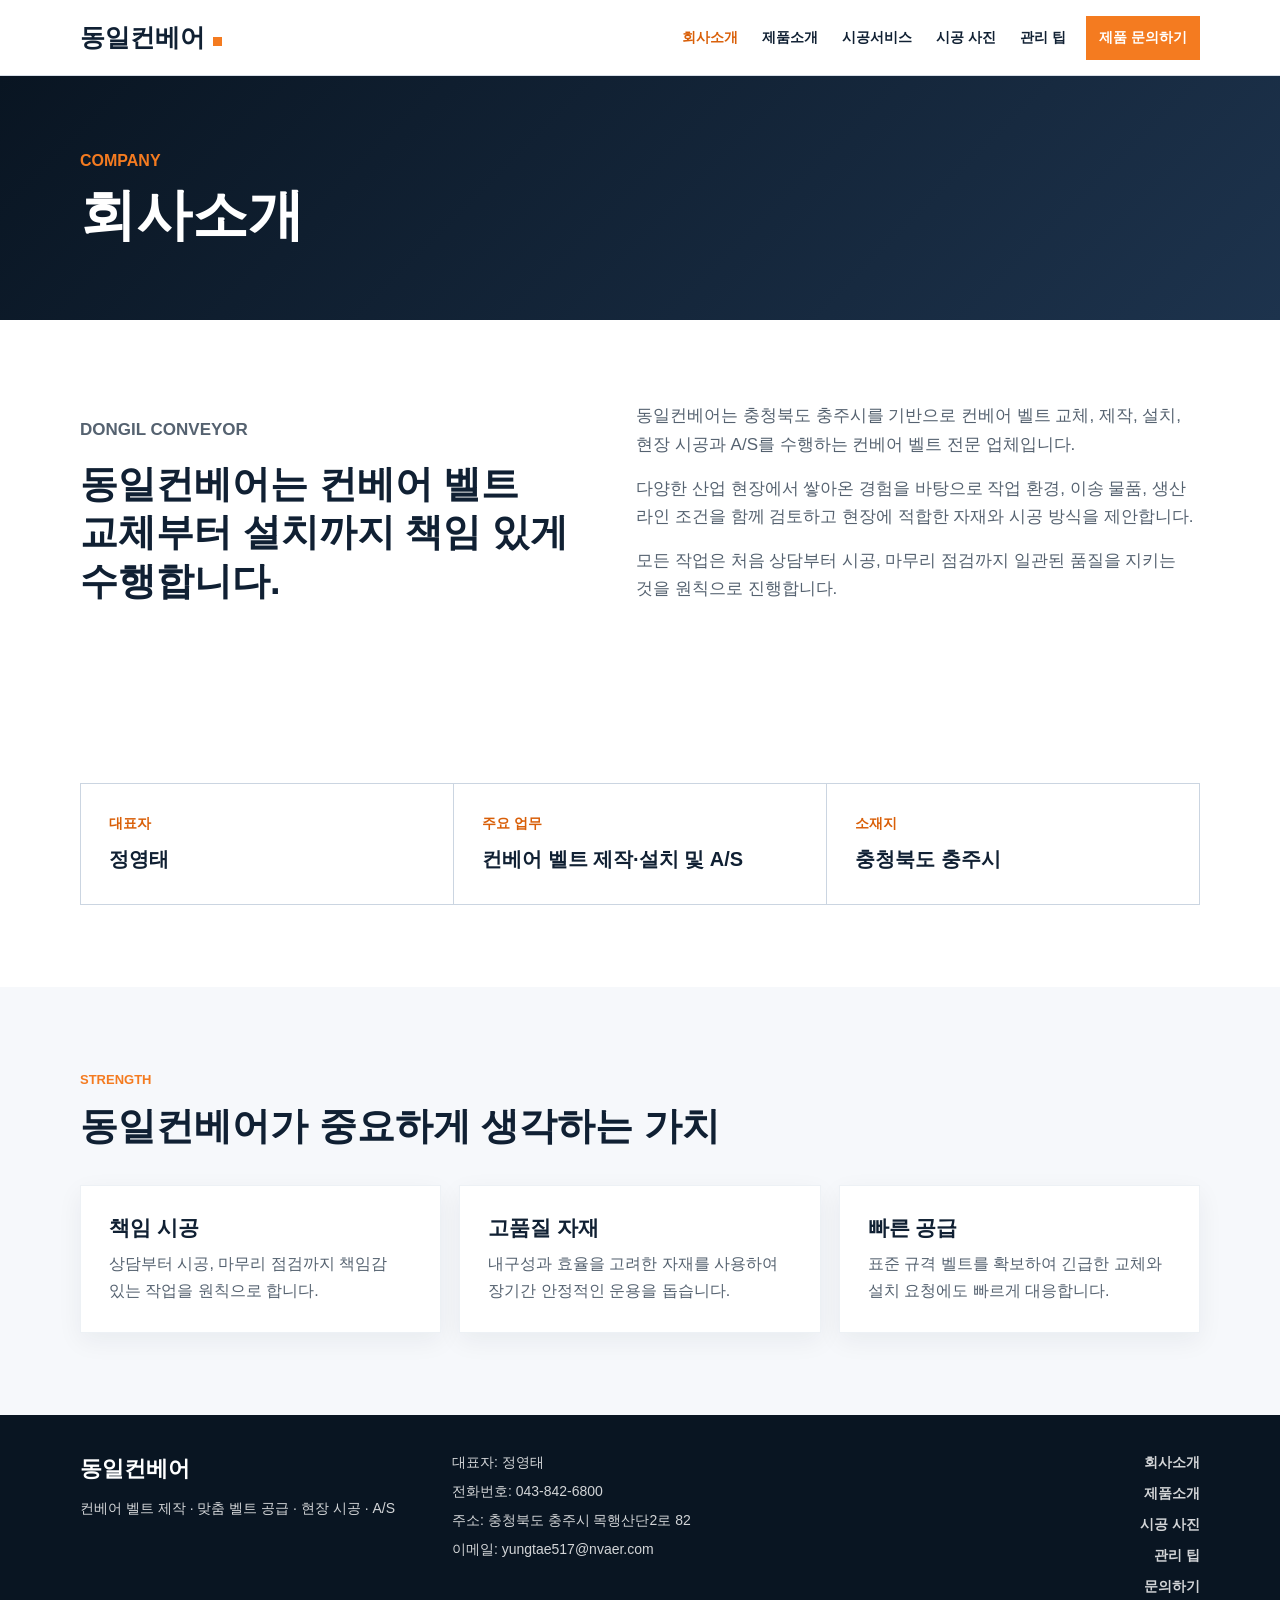
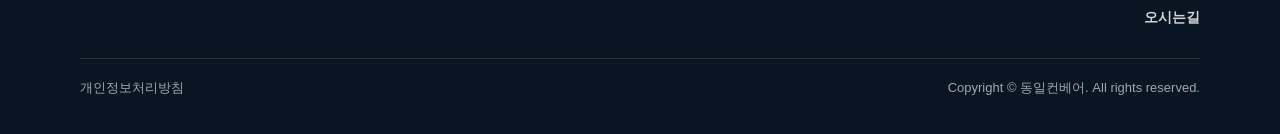
<file: about.html>
<!DOCTYPE html>
<html lang="ko">
<head>
  <meta charset="UTF-8">
  <meta name="viewport" content="width=device-width, initial-scale=1.0">
  <title>회사소개 | 동일컨베어</title>
  <link rel="stylesheet" href="css/style.css">
</head>
<body>
  <header class="site-header">
    <div class="container header-inner">
      <a class="logo" href="index.html" aria-label="동일컨베어 홈">동일컨베어</a>
      <button class="menu-toggle" type="button" aria-label="메뉴 열기" aria-expanded="false"><span></span><span></span><span></span></button>
      <nav class="main-nav" aria-label="주 메뉴">
        <ul>
          <li class="has-dropdown">
            <a class="active" href="about.html">회사소개</a>
            <ul class="dropdown">
              <li><a href="greeting.html">대표자 인사말</a></li>
              <li><a href="location.html">오시는길</a></li>
            </ul>
          </li>
          <li class="has-dropdown">
            <a href="business.html">제품소개</a>
            <ul class="dropdown">
              <li><a href="business.html#conveyor">컨베어 벨트</a></li>
              <li><a href="business.html#plastic">플라스틱 벨트</a></li>
              <li><a href="business.html#innet">인네트 벨트</a></li>
              <li><a href="business.html#poly">폴리 벨트</a></li>
              <li><a href="business.html#parts">관련 부품</a></li>
            </ul>
          </li>
          <li><a href="service.html">시공서비스</a></li>
          <li><a href="works.html">시공 사진</a></li>
          <li><a href="tips.html">관리 팁</a></li>
          <li><a class="nav-cta" href="contact.html">제품 문의하기</a></li>
        </ul>
      </nav>
    </div>
  </header>

  <main>
    <section class="page-banner">
      <div class="container">
        <p>Company</p>
        <h1>회사소개</h1>
      </div>
    </section>

    <section class="section">
      <div class="container split">
        <div>
          <p class="section-label">Dongil Conveyor</p>
          <h2>동일컨베어는 컨베어 벨트 교체부터 설치까지 책임 있게 수행합니다.</h2>
        </div>
        <div class="content-block">
          <p>동일컨베어는 충청북도 충주시를 기반으로 컨베어 벨트 교체, 제작, 설치, 현장 시공과 A/S를 수행하는 컨베어 벨트 전문 업체입니다.</p>
          <p>다양한 산업 현장에서 쌓아온 경험을 바탕으로 작업 환경, 이송 물품, 생산 라인 조건을 함께 검토하고 현장에 적합한 자재와 시공 방식을 제안합니다.</p>
          <p>모든 작업은 처음 상담부터 시공, 마무리 점검까지 일관된 품질을 지키는 것을 원칙으로 진행합니다.</p>
        </div>
      </div>
    </section>

    <section class="section">
      <div class="container">
        <div class="info-panel">
          <div>
            <span>대표자</span>
            <strong>정영태</strong>
          </div>
          <div>
            <span>주요 업무</span>
            <strong>컨베어 벨트 제작·설치 및 A/S</strong>
          </div>
          <div>
            <span>소재지</span>
            <strong>충청북도 충주시</strong>
          </div>
        </div>
      </div>
    </section>

    <section class="section light">
      <div class="container">
        <div class="section-head">
          <p class="section-label">Strength</p>
          <h2>동일컨베어가 중요하게 생각하는 가치</h2>
        </div>
        <div class="three-grid">
          <article class="value-card">
            <h3>책임 시공</h3>
            <p>상담부터 시공, 마무리 점검까지 책임감 있는 작업을 원칙으로 합니다.</p>
          </article>
          <article class="value-card">
            <h3>고품질 자재</h3>
            <p>내구성과 효율을 고려한 자재를 사용하여 장기간 안정적인 운용을 돕습니다.</p>
          </article>
          <article class="value-card">
            <h3>빠른 공급</h3>
            <p>표준 규격 벨트를 확보하여 긴급한 교체와 설치 요청에도 빠르게 대응합니다.</p>
          </article>
        </div>
      </div>
    </section>
  </main>

  <footer class="site-footer">
    <div class="container footer-grid">
      <div>
        <strong>동일컨베어</strong>
        <p>컨베어 벨트 제작 · 맞춤 벨트 공급 · 현장 시공 · A/S</p>
      </div>
      <div class="footer-info">
        <p>대표자: 정영태</p>
        <p>전화번호: 043-842-6800</p>
        <p>주소: 충청북도 충주시 목행산단2로 82</p>
        <p>이메일: yungtae517@nvaer.com</p>
      </div>
      <div class="footer-links">
        <a href="about.html">회사소개</a>
        <a href="business.html">제품소개</a>
        <a href="works.html">시공 사진</a>
        <a href="tips.html">관리 팁</a>
        <a href="contact.html">문의하기</a>
        <a href="location.html">오시는길</a>
      </div>
    </div>
    <div class="container copyright">
      <span>개인정보처리방침</span>
      <span>Copyright © 동일컨베어. All rights reserved.</span>
    </div>
  </footer>
  <script src="js/main.js"></script>
</body>
</html>
</file>
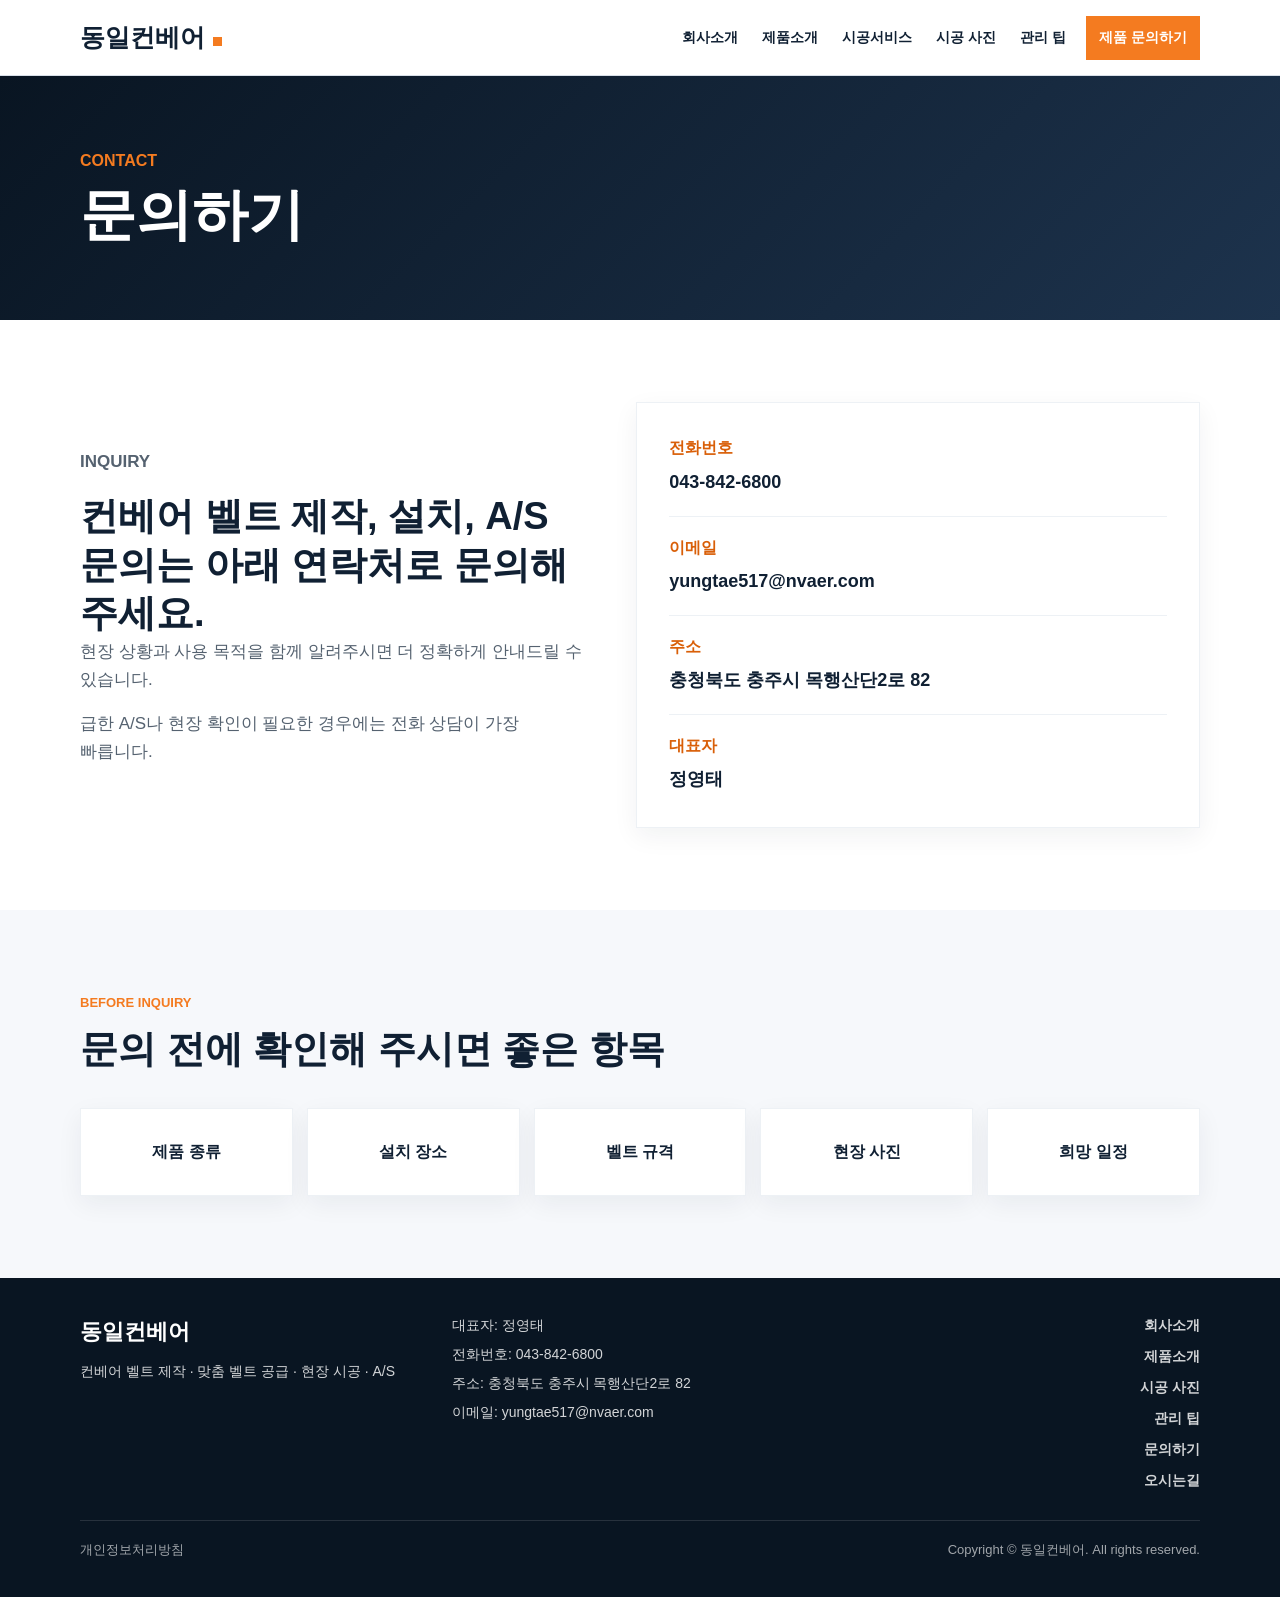
<file: contact.html>
<!DOCTYPE html>
<html lang="ko">
<head>
  <meta charset="UTF-8">
  <meta name="viewport" content="width=device-width, initial-scale=1.0">
  <title>문의하기 | 동일컨베어</title>
  <link rel="stylesheet" href="css/style.css">
</head>
<body>
  <header class="site-header">
    <div class="container header-inner">
      <a class="logo" href="index.html" aria-label="동일컨베어 홈">동일컨베어</a>
      <button class="menu-toggle" type="button" aria-label="메뉴 열기" aria-expanded="false"><span></span><span></span><span></span></button>
      <nav class="main-nav" aria-label="주 메뉴">
        <ul>
          <li class="has-dropdown">
            <a href="about.html">회사소개</a>
            <ul class="dropdown">
              <li><a href="greeting.html">대표자 인사말</a></li>
              <li><a href="location.html">오시는길</a></li>
            </ul>
          </li>
          <li class="has-dropdown">
            <a href="business.html">제품소개</a>
            <ul class="dropdown">
              <li><a href="business.html#conveyor">컨베어 벨트</a></li>
              <li><a href="business.html#plastic">플라스틱 벨트</a></li>
              <li><a href="business.html#innet">인네트 벨트</a></li>
              <li><a href="business.html#poly">폴리 벨트</a></li>
              <li><a href="business.html#parts">관련 부품</a></li>
            </ul>
          </li>
          <li><a href="service.html">시공서비스</a></li>
          <li><a href="works.html">시공 사진</a></li>
          <li><a href="tips.html">관리 팁</a></li>
          <li><a class="nav-cta" href="contact.html">제품 문의하기</a></li>
        </ul>
      </nav>
    </div>
  </header>

  <main>
    <section class="page-banner">
      <div class="container">
        <p>Contact</p>
        <h1>문의하기</h1>
      </div>
    </section>

    <section class="section">
      <div class="container contact-grid">
        <div>
          <p class="section-label">Inquiry</p>
          <h2>컨베어 벨트 제작, 설치, A/S 문의는 아래 연락처로 문의해 주세요.</h2>
          <p>현장 상황과 사용 목적을 함께 알려주시면 더 정확하게 안내드릴 수 있습니다.</p>
          <p>급한 A/S나 현장 확인이 필요한 경우에는 전화 상담이 가장 빠릅니다.</p>
        </div>
        <div class="contact-card">
          <dl>
            <div>
              <dt>전화번호</dt>
              <dd>043-842-6800</dd>
            </div>
            <div>
              <dt>이메일</dt>
              <dd>yungtae517@nvaer.com</dd>
            </div>
            <div>
              <dt>주소</dt>
              <dd>충청북도 충주시 목행산단2로 82</dd>
            </div>
            <div>
              <dt>대표자</dt>
              <dd>정영태</dd>
            </div>
          </dl>
        </div>
      </div>
    </section>

    <section class="section light">
      <div class="container">
        <div class="section-head">
          <p class="section-label">Before Inquiry</p>
          <h2>문의 전에 확인해 주시면 좋은 항목</h2>
        </div>
        <div class="inquiry-checklist">
          <div>제품 종류</div>
          <div>설치 장소</div>
          <div>벨트 규격</div>
          <div>현장 사진</div>
          <div>희망 일정</div>
        </div>
      </div>
    </section>
  </main>

  <footer class="site-footer">
    <div class="container footer-grid">
      <div>
        <strong>동일컨베어</strong>
        <p>컨베어 벨트 제작 · 맞춤 벨트 공급 · 현장 시공 · A/S</p>
      </div>
      <div class="footer-info">
        <p>대표자: 정영태</p>
        <p>전화번호: 043-842-6800</p>
        <p>주소: 충청북도 충주시 목행산단2로 82</p>
        <p>이메일: yungtae517@nvaer.com</p>
      </div>
      <div class="footer-links">
        <a href="about.html">회사소개</a>
        <a href="business.html">제품소개</a>
        <a href="works.html">시공 사진</a>
        <a href="tips.html">관리 팁</a>
        <a href="contact.html">문의하기</a>
        <a href="location.html">오시는길</a>
      </div>
    </div>
    <div class="container copyright">
      <span>개인정보처리방침</span>
      <span>Copyright © 동일컨베어. All rights reserved.</span>
    </div>
  </footer>
  <script src="js/main.js"></script>
</body>
</html>
</file>
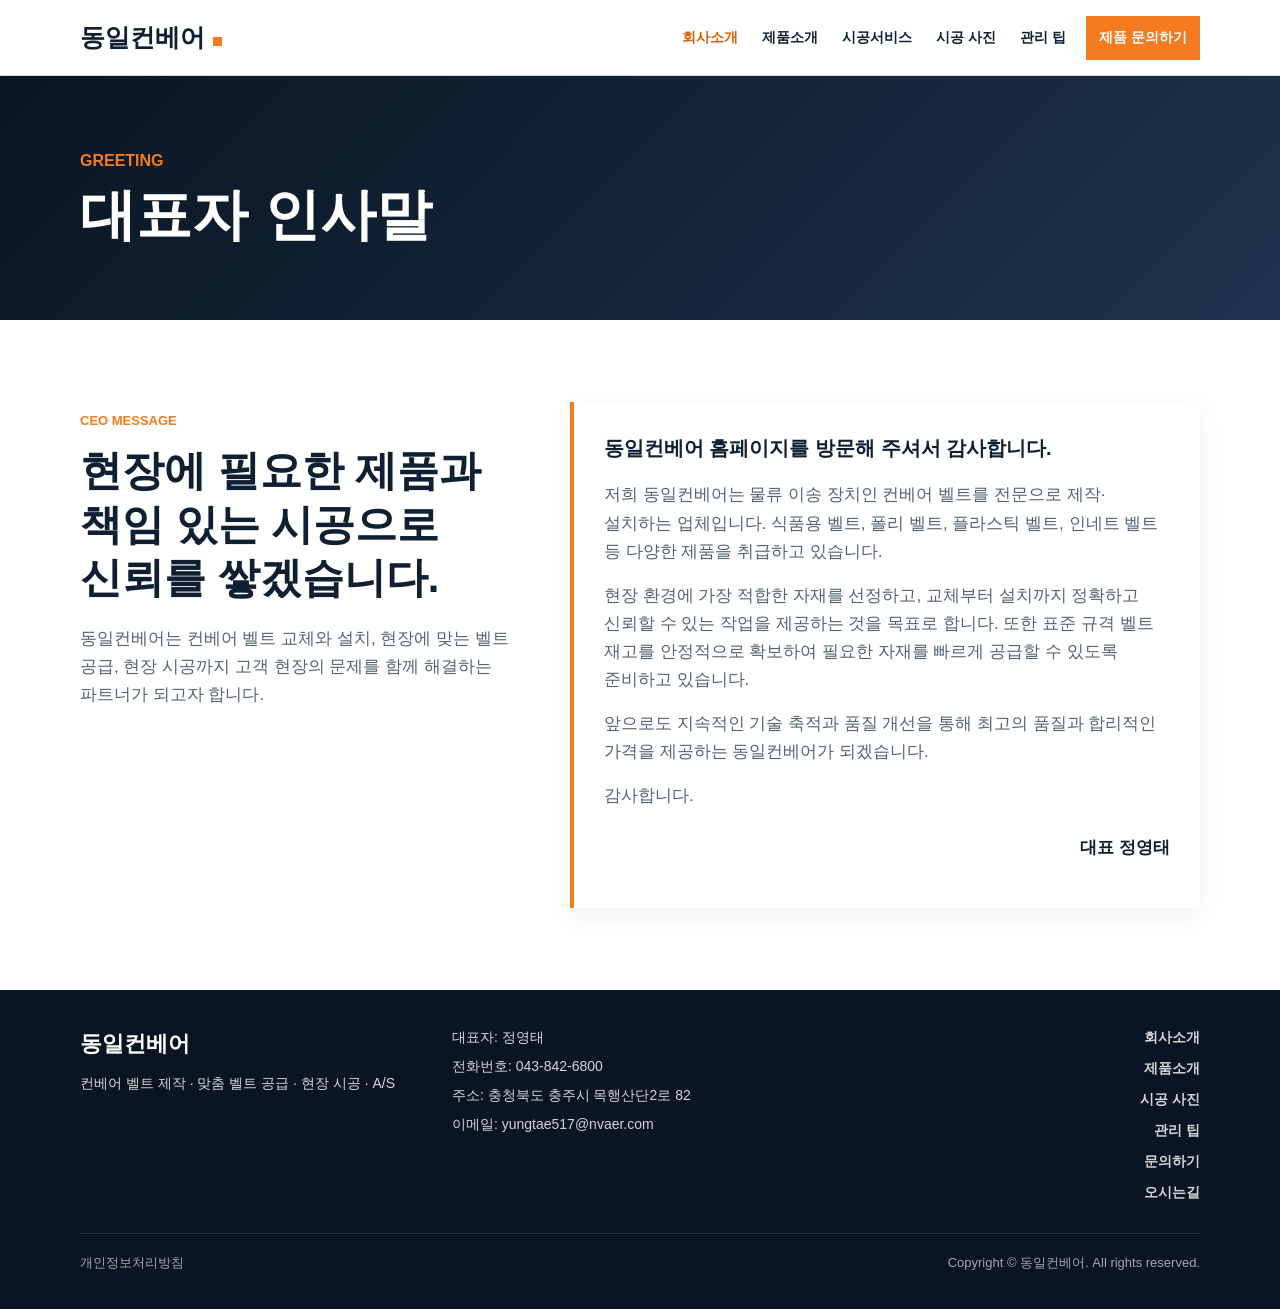
<file: greeting.html>
<!DOCTYPE html>
<html lang="ko">
<head>
  <meta charset="UTF-8">
  <meta name="viewport" content="width=device-width, initial-scale=1.0">
  <meta name="description" content="동일컨베어 대표자 인사말입니다. 컨베어 벨트 제작·설치 전문 업체 동일컨베어는 책임 있는 시공과 현장 맞춤 대응을 약속드립니다.">
  <title>대표자 인사말 | 동일컨베어</title>
  <link rel="stylesheet" href="css/style.css">
</head>
<body>
  <header class="site-header">
    <div class="container header-inner">
      <a class="logo" href="index.html" aria-label="동일컨베어 홈">동일컨베어</a>
      <button class="menu-toggle" type="button" aria-label="메뉴 열기" aria-expanded="false"><span></span><span></span><span></span></button>
      <nav class="main-nav" aria-label="주 메뉴">
        <ul>
          <li class="has-dropdown">
            <a class="active" href="about.html">회사소개</a>
            <ul class="dropdown">
              <li><a class="active" href="greeting.html">대표자 인사말</a></li>
              <li><a href="location.html">오시는길</a></li>
            </ul>
          </li>
          <li class="has-dropdown">
            <a href="business.html">제품소개</a>
            <ul class="dropdown">
              <li><a href="business.html#conveyor">컨베어 벨트</a></li>
              <li><a href="business.html#plastic">플라스틱 벨트</a></li>
              <li><a href="business.html#innet">인네트 벨트</a></li>
              <li><a href="business.html#poly">폴리 벨트</a></li>
              <li><a href="business.html#parts">관련 부품</a></li>
            </ul>
          </li>
          <li><a href="service.html">시공서비스</a></li>
          <li><a href="works.html">시공 사진</a></li>
          <li><a href="tips.html">관리 팁</a></li>
          <li><a class="nav-cta" href="contact.html">제품 문의하기</a></li>
        </ul>
      </nav>
    </div>
  </header>

  <main>
    <section class="page-banner">
      <div class="container">
        <p>Greeting</p>
        <h1>대표자 인사말</h1>
      </div>
    </section>

    <section class="section">
      <div class="container greeting-layout">
        <div class="greeting-summary">
          <p class="section-label">CEO Message</p>
          <h2>현장에 필요한 제품과 책임 있는 시공으로 신뢰를 쌓겠습니다.</h2>
          <p>동일컨베어는 컨베어 벨트 교체와 설치, 현장에 맞는 벨트 공급, 현장 시공까지 고객 현장의 문제를 함께 해결하는 파트너가 되고자 합니다.</p>
        </div>
        <div class="content-block greeting-box">
          <p class="greeting-lead">동일컨베어 홈페이지를 방문해 주셔서 감사합니다.</p>
          <p>저희 동일컨베어는 물류 이송 장치인 컨베어 벨트를 전문으로 제작·설치하는 업체입니다. 식품용 벨트, 폴리 벨트, 플라스틱 벨트, 인네트 벨트 등 다양한 제품을 취급하고 있습니다.</p>
          <p>현장 환경에 가장 적합한 자재를 선정하고, 교체부터 설치까지 정확하고 신뢰할 수 있는 작업을 제공하는 것을 목표로 합니다. 또한 표준 규격 벨트 재고를 안정적으로 확보하여 필요한 자재를 빠르게 공급할 수 있도록 준비하고 있습니다.</p>
          <p>앞으로도 지속적인 기술 축적과 품질 개선을 통해 최고의 품질과 합리적인 가격을 제공하는 동일컨베어가 되겠습니다.</p>
          <p>감사합니다.</p>
          <p class="signature">대표 정영태</p>
        </div>
      </div>
    </section>
  </main>

  <footer class="site-footer">
    <div class="container footer-grid">
      <div>
        <strong>동일컨베어</strong>
        <p>컨베어 벨트 제작 · 맞춤 벨트 공급 · 현장 시공 · A/S</p>
      </div>
      <div class="footer-info">
        <p>대표자: 정영태</p>
        <p>전화번호: 043-842-6800</p>
        <p>주소: 충청북도 충주시 목행산단2로 82</p>
        <p>이메일: yungtae517@nvaer.com</p>
      </div>
      <div class="footer-links">
        <a href="about.html">회사소개</a>
        <a href="business.html">제품소개</a>
        <a href="works.html">시공 사진</a>
        <a href="tips.html">관리 팁</a>
        <a href="contact.html">문의하기</a>
        <a href="location.html">오시는길</a>
      </div>
    </div>
    <div class="container copyright">
      <span>개인정보처리방침</span>
      <span>Copyright © 동일컨베어. All rights reserved.</span>
    </div>
  </footer>
  <script src="js/main.js"></script>
</body>
</html>
</file>
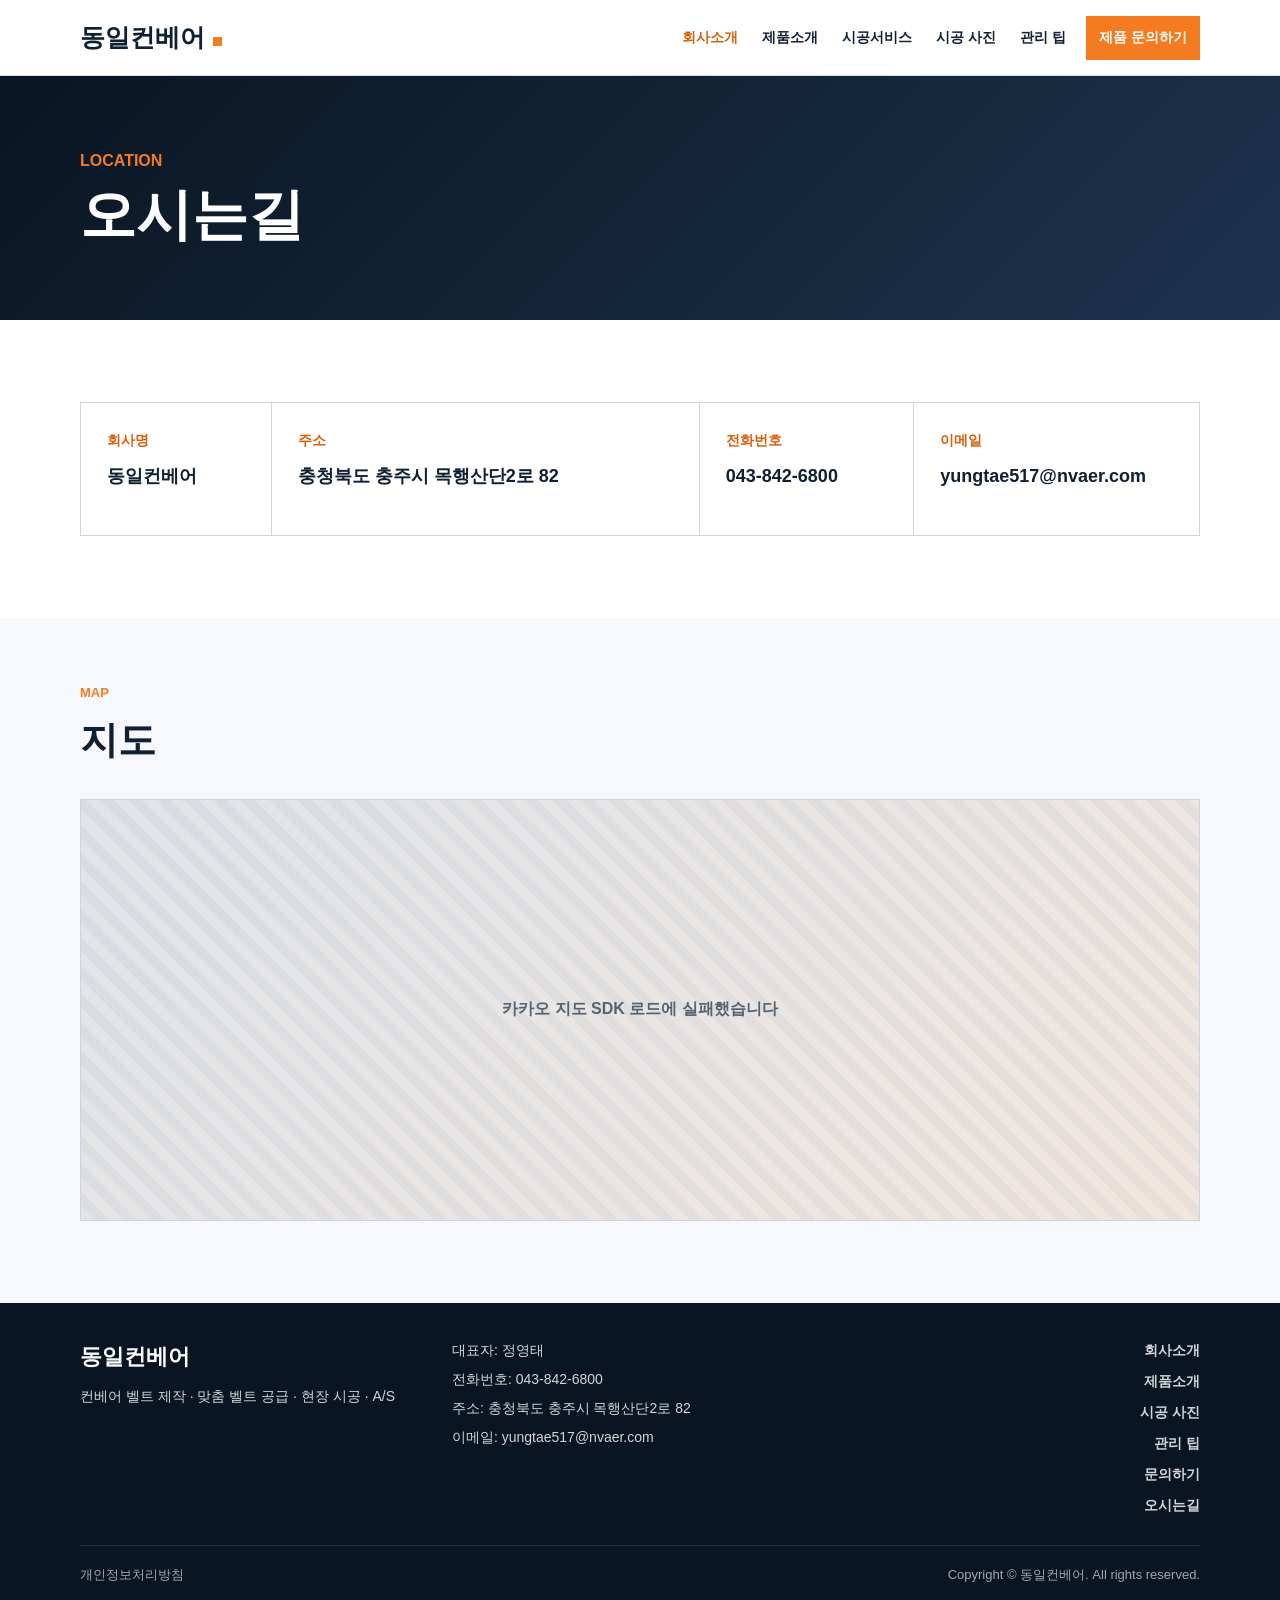
<file: location.html>
<!DOCTYPE html>
<html lang="ko">
<head>
  <meta charset="UTF-8">
  <meta name="viewport" content="width=device-width, initial-scale=1.0">
  <title>오시는길 | 동일컨베어</title>
  <link rel="stylesheet" href="css/style.css">
</head>
<body>
  <header class="site-header">
    <div class="container header-inner">
      <a class="logo" href="index.html" aria-label="동일컨베어 홈">동일컨베어</a>
      <button class="menu-toggle" type="button" aria-label="메뉴 열기" aria-expanded="false"><span></span><span></span><span></span></button>
      <nav class="main-nav" aria-label="주 메뉴">
        <ul>
          <li class="has-dropdown">
            <a class="active" href="about.html">회사소개</a>
            <ul class="dropdown">
              <li><a href="greeting.html">대표자 인사말</a></li>
              <li><a class="active" href="location.html">오시는길</a></li>
            </ul>
          </li>
          <li class="has-dropdown">
            <a href="business.html">제품소개</a>
            <ul class="dropdown">
              <li><a href="business.html#conveyor">컨베어 벨트</a></li>
              <li><a href="business.html#plastic">플라스틱 벨트</a></li>
              <li><a href="business.html#innet">인네트 벨트</a></li>
              <li><a href="business.html#poly">폴리 벨트</a></li>
              <li><a href="business.html#parts">관련 부품</a></li>
            </ul>
          </li>
          <li><a href="service.html">시공서비스</a></li>
          <li><a href="works.html">시공 사진</a></li>
          <li><a href="tips.html">관리 팁</a></li>
          <li><a class="nav-cta" href="contact.html">제품 문의하기</a></li>
        </ul>
      </nav>
    </div>
  </header>

  <main>
    <section class="page-banner">
      <div class="container">
        <p>Location</p>
        <h1>오시는길</h1>
      </div>
    </section>

    <section class="section">
      <div class="container">
        <div class="location-info-grid">
          <div>
            <span>회사명</span>
            <strong>동일컨베어</strong>
          </div>
          <div class="location-address">
            <span>주소</span>
            <strong>충청북도 충주시 목행산단2로 82</strong>
          </div>
          <div>
            <span>전화번호</span>
            <strong>043-842-6800</strong>
          </div>
          <div>
            <span>이메일</span>
            <strong>yungtae517@nvaer.com</strong>
          </div>
        </div>
      </div>
    </section>

    <section class="section light location-map-section">
      <div class="container">
        <div class="section-head">
          <p class="section-label">Map</p>
          <h2>지도</h2>
        </div>
        <div id="kakao-map" class="kakao-map" aria-label="동일컨베어 위치 지도">
          <div class="map-placeholder">
            <span>지도를 불러오는 중입니다</span>
          </div>
        </div>
      </div>
    </section>
  </main>

  <footer class="site-footer">
    <div class="container footer-grid">
      <div>
        <strong>동일컨베어</strong>
        <p>컨베어 벨트 제작 · 맞춤 벨트 공급 · 현장 시공 · A/S</p>
      </div>
      <div class="footer-info">
        <p>대표자: 정영태</p>
        <p>전화번호: 043-842-6800</p>
        <p>주소: 충청북도 충주시 목행산단2로 82</p>
        <p>이메일: yungtae517@nvaer.com</p>
      </div>
      <div class="footer-links">
        <a href="about.html">회사소개</a>
        <a href="business.html">제품소개</a>
        <a href="works.html">시공 사진</a>
        <a href="tips.html">관리 팁</a>
        <a href="contact.html">문의하기</a>
        <a href="location.html">오시는길</a>
      </div>
    </div>
    <div class="container copyright">
      <span>개인정보처리방침</span>
      <span>Copyright © 동일컨베어. All rights reserved.</span>
    </div>
  </footer>
  <script defer src="https://dapi.kakao.com/v2/maps/sdk.js?appkey=4ff0af14afb1abf09725677f21cac214&autoload=false" onerror="window.__kakaoMapSdkError = true;"></script>
  <script defer src="js/main.js"></script>
  <script defer src="js/location-map.js?v=2"></script>
</body>
</html>
</file>
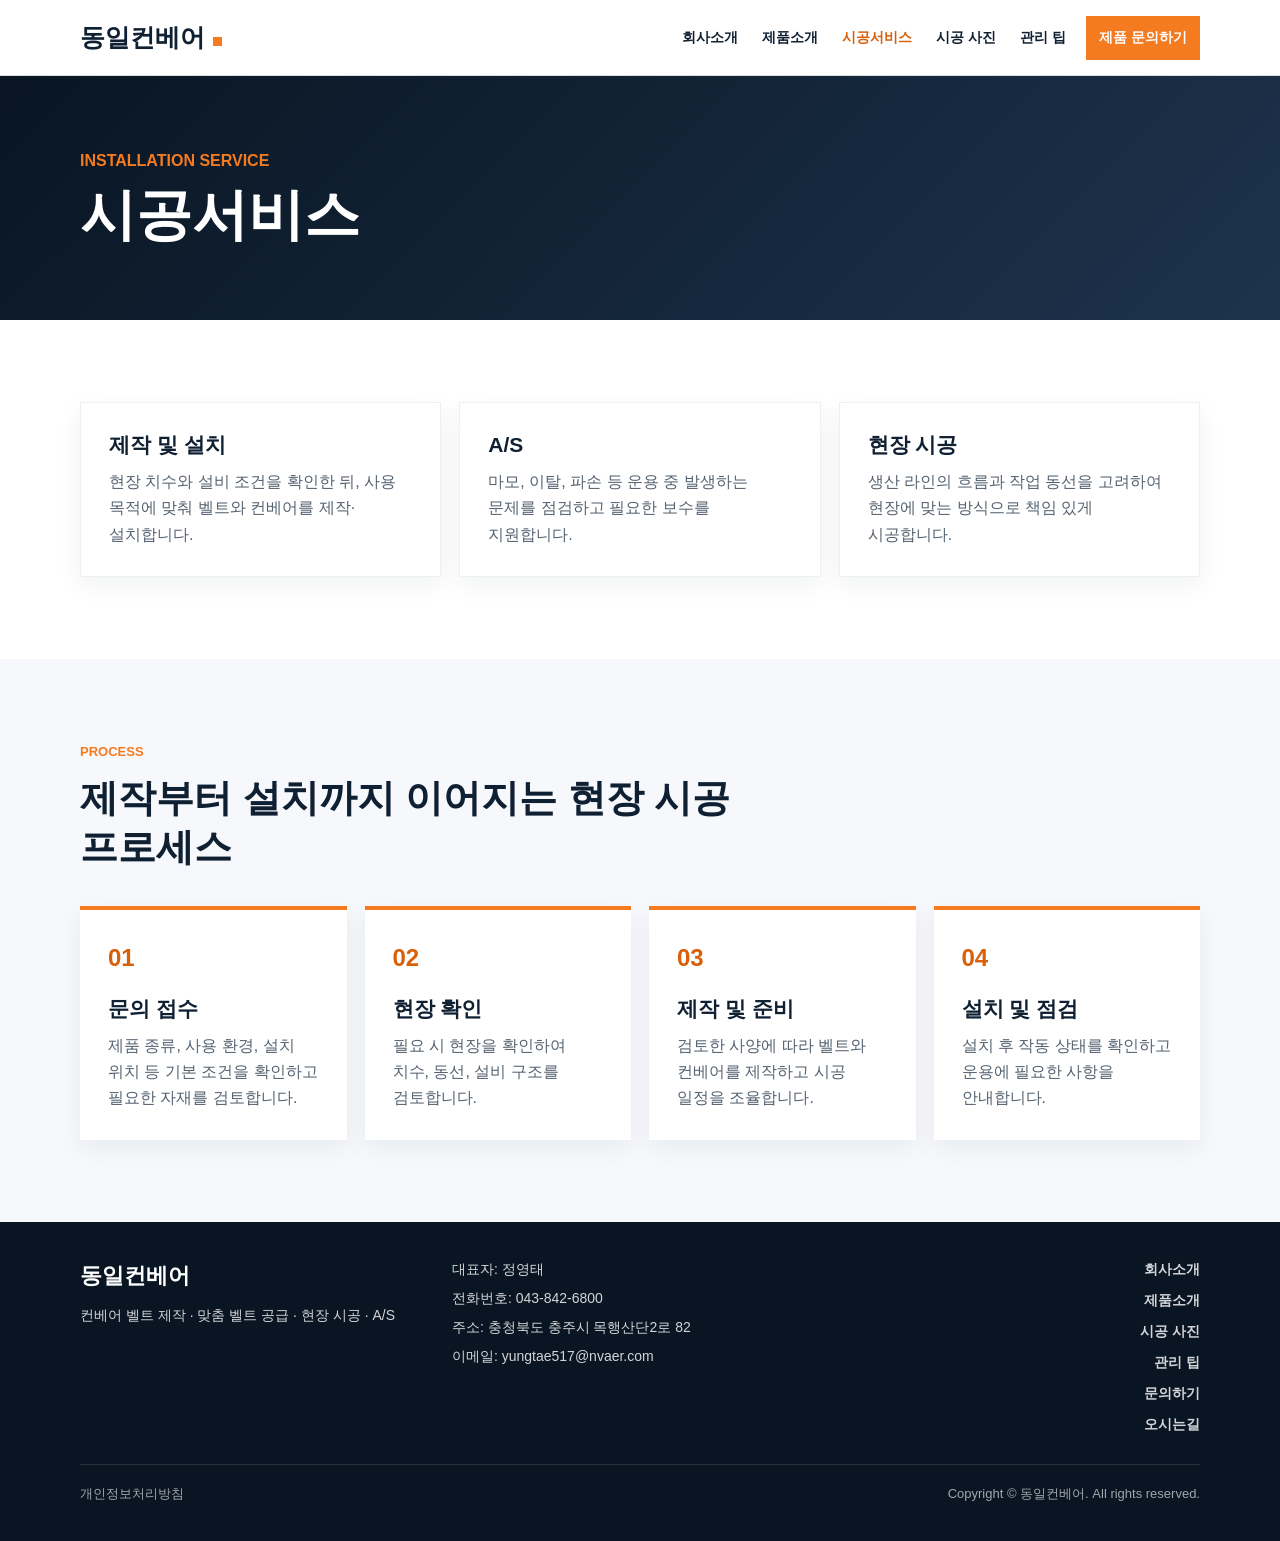
<file: service.html>
<!DOCTYPE html>
<html lang="ko">
<head>
  <meta charset="UTF-8">
  <meta name="viewport" content="width=device-width, initial-scale=1.0">
  <title>시공서비스 | 동일컨베어</title>
  <link rel="stylesheet" href="css/style.css">
</head>
<body>
  <header class="site-header">
    <div class="container header-inner">
      <a class="logo" href="index.html" aria-label="동일컨베어 홈">동일컨베어</a>
      <button class="menu-toggle" type="button" aria-label="메뉴 열기" aria-expanded="false"><span></span><span></span><span></span></button>
      <nav class="main-nav" aria-label="주 메뉴">
        <ul>
          <li class="has-dropdown">
            <a href="about.html">회사소개</a>
            <ul class="dropdown">
              <li><a href="greeting.html">대표자 인사말</a></li>
              <li><a href="location.html">오시는길</a></li>
            </ul>
          </li>
          <li class="has-dropdown">
            <a href="business.html">제품소개</a>
            <ul class="dropdown">
              <li><a href="business.html#conveyor">컨베어 벨트</a></li>
              <li><a href="business.html#plastic">플라스틱 벨트</a></li>
              <li><a href="business.html#innet">인네트 벨트</a></li>
              <li><a href="business.html#poly">폴리 벨트</a></li>
              <li><a href="business.html#parts">관련 부품</a></li>
            </ul>
          </li>
          <li><a class="active" href="service.html">시공서비스</a></li>
          <li><a href="works.html">시공 사진</a></li>
          <li><a href="tips.html">관리 팁</a></li>
          <li><a class="nav-cta" href="contact.html">제품 문의하기</a></li>
        </ul>
      </nav>
    </div>
  </header>

  <main>
    <section class="page-banner">
      <div class="container">
        <p>Installation Service</p>
        <h1>시공서비스</h1>
      </div>
    </section>

    <section class="section">
      <div class="container three-grid">
        <article class="value-card">
          <h3>제작 및 설치</h3>
          <p>현장 치수와 설비 조건을 확인한 뒤, 사용 목적에 맞춰 벨트와 컨베어를 제작·설치합니다.</p>
        </article>
        <article class="value-card">
          <h3>A/S</h3>
          <p>마모, 이탈, 파손 등 운용 중 발생하는 문제를 점검하고 필요한 보수를 지원합니다.</p>
        </article>
        <article class="value-card">
          <h3>현장 시공</h3>
          <p>생산 라인의 흐름과 작업 동선을 고려하여 현장에 맞는 방식으로 책임 있게 시공합니다.</p>
        </article>
      </div>
    </section>

    <section class="section light">
      <div class="container">
        <div class="section-head">
          <p class="section-label">Process</p>
          <h2>제작부터 설치까지 이어지는 현장 시공 프로세스</h2>
        </div>
        <ol class="process-list">
          <li>
            <span>01</span>
            <h3>문의 접수</h3>
            <p>제품 종류, 사용 환경, 설치 위치 등 기본 조건을 확인하고 필요한 자재를 검토합니다.</p>
          </li>
          <li>
            <span>02</span>
            <h3>현장 확인</h3>
            <p>필요 시 현장을 확인하여 치수, 동선, 설비 구조를 검토합니다.</p>
          </li>
          <li>
            <span>03</span>
            <h3>제작 및 준비</h3>
            <p>검토한 사양에 따라 벨트와 컨베어를 제작하고 시공 일정을 조율합니다.</p>
          </li>
          <li>
            <span>04</span>
            <h3>설치 및 점검</h3>
            <p>설치 후 작동 상태를 확인하고 운용에 필요한 사항을 안내합니다.</p>
          </li>
        </ol>
      </div>
    </section>
  </main>

  <footer class="site-footer">
    <div class="container footer-grid">
      <div>
        <strong>동일컨베어</strong>
        <p>컨베어 벨트 제작 · 맞춤 벨트 공급 · 현장 시공 · A/S</p>
      </div>
      <div class="footer-info">
        <p>대표자: 정영태</p>
        <p>전화번호: 043-842-6800</p>
        <p>주소: 충청북도 충주시 목행산단2로 82</p>
        <p>이메일: yungtae517@nvaer.com</p>
      </div>
      <div class="footer-links">
        <a href="about.html">회사소개</a>
        <a href="business.html">제품소개</a>
        <a href="works.html">시공 사진</a>
        <a href="tips.html">관리 팁</a>
        <a href="contact.html">문의하기</a>
        <a href="location.html">오시는길</a>
      </div>
    </div>
    <div class="container copyright">
      <span>개인정보처리방침</span>
      <span>Copyright © 동일컨베어. All rights reserved.</span>
    </div>
  </footer>
  <script src="js/main.js"></script>
</body>
</html>
</file>
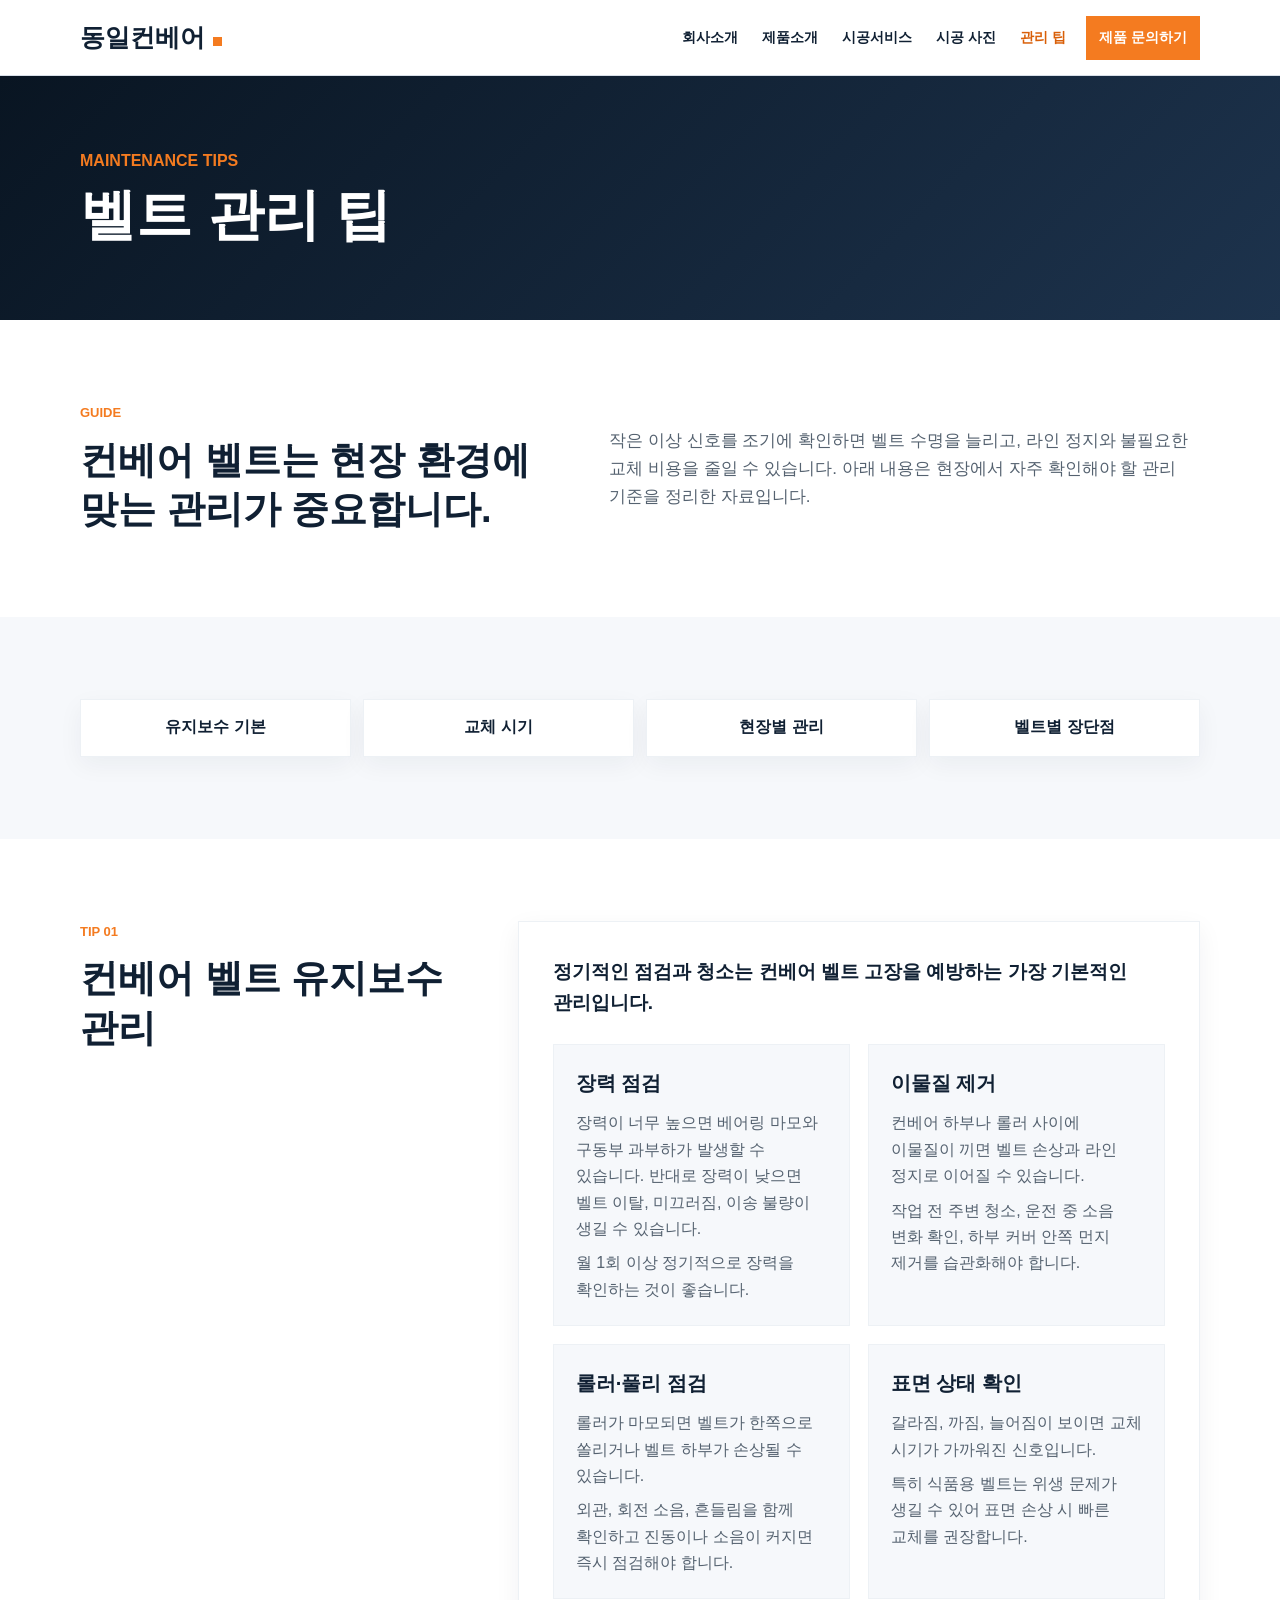
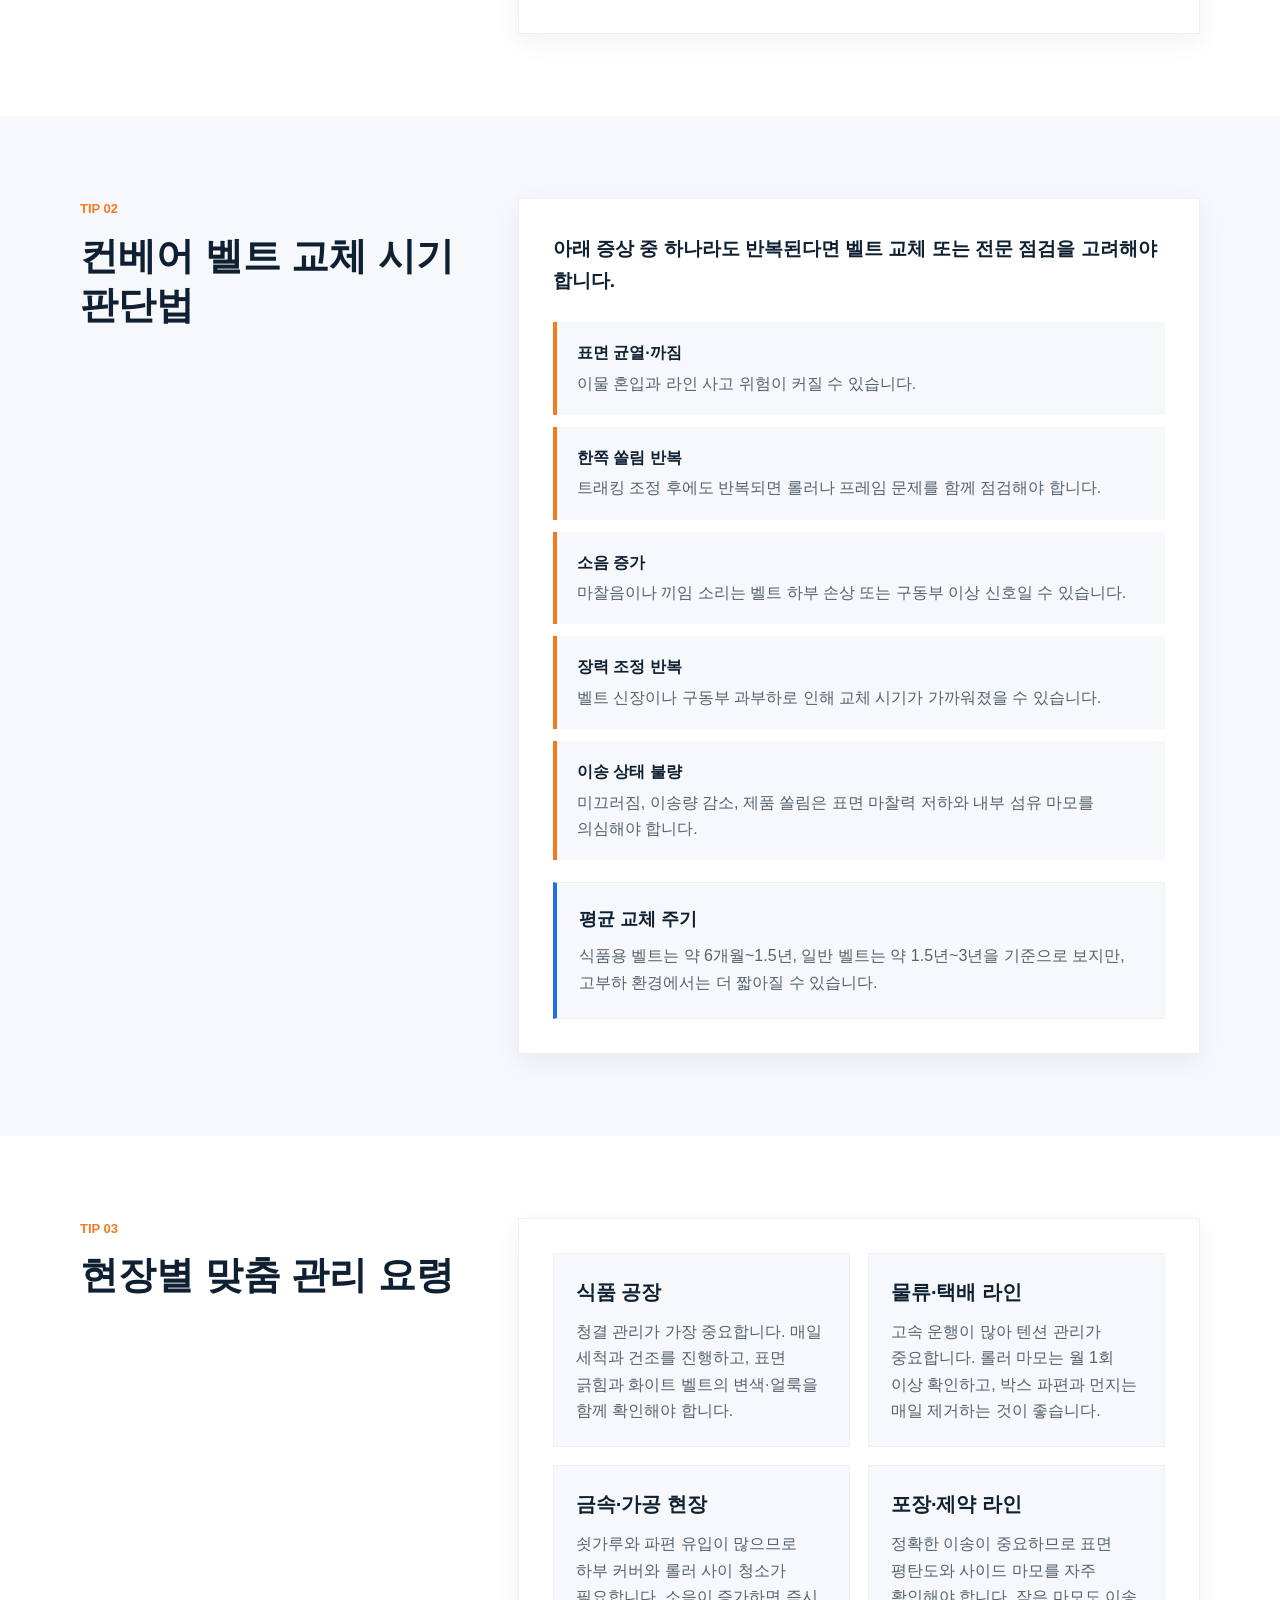
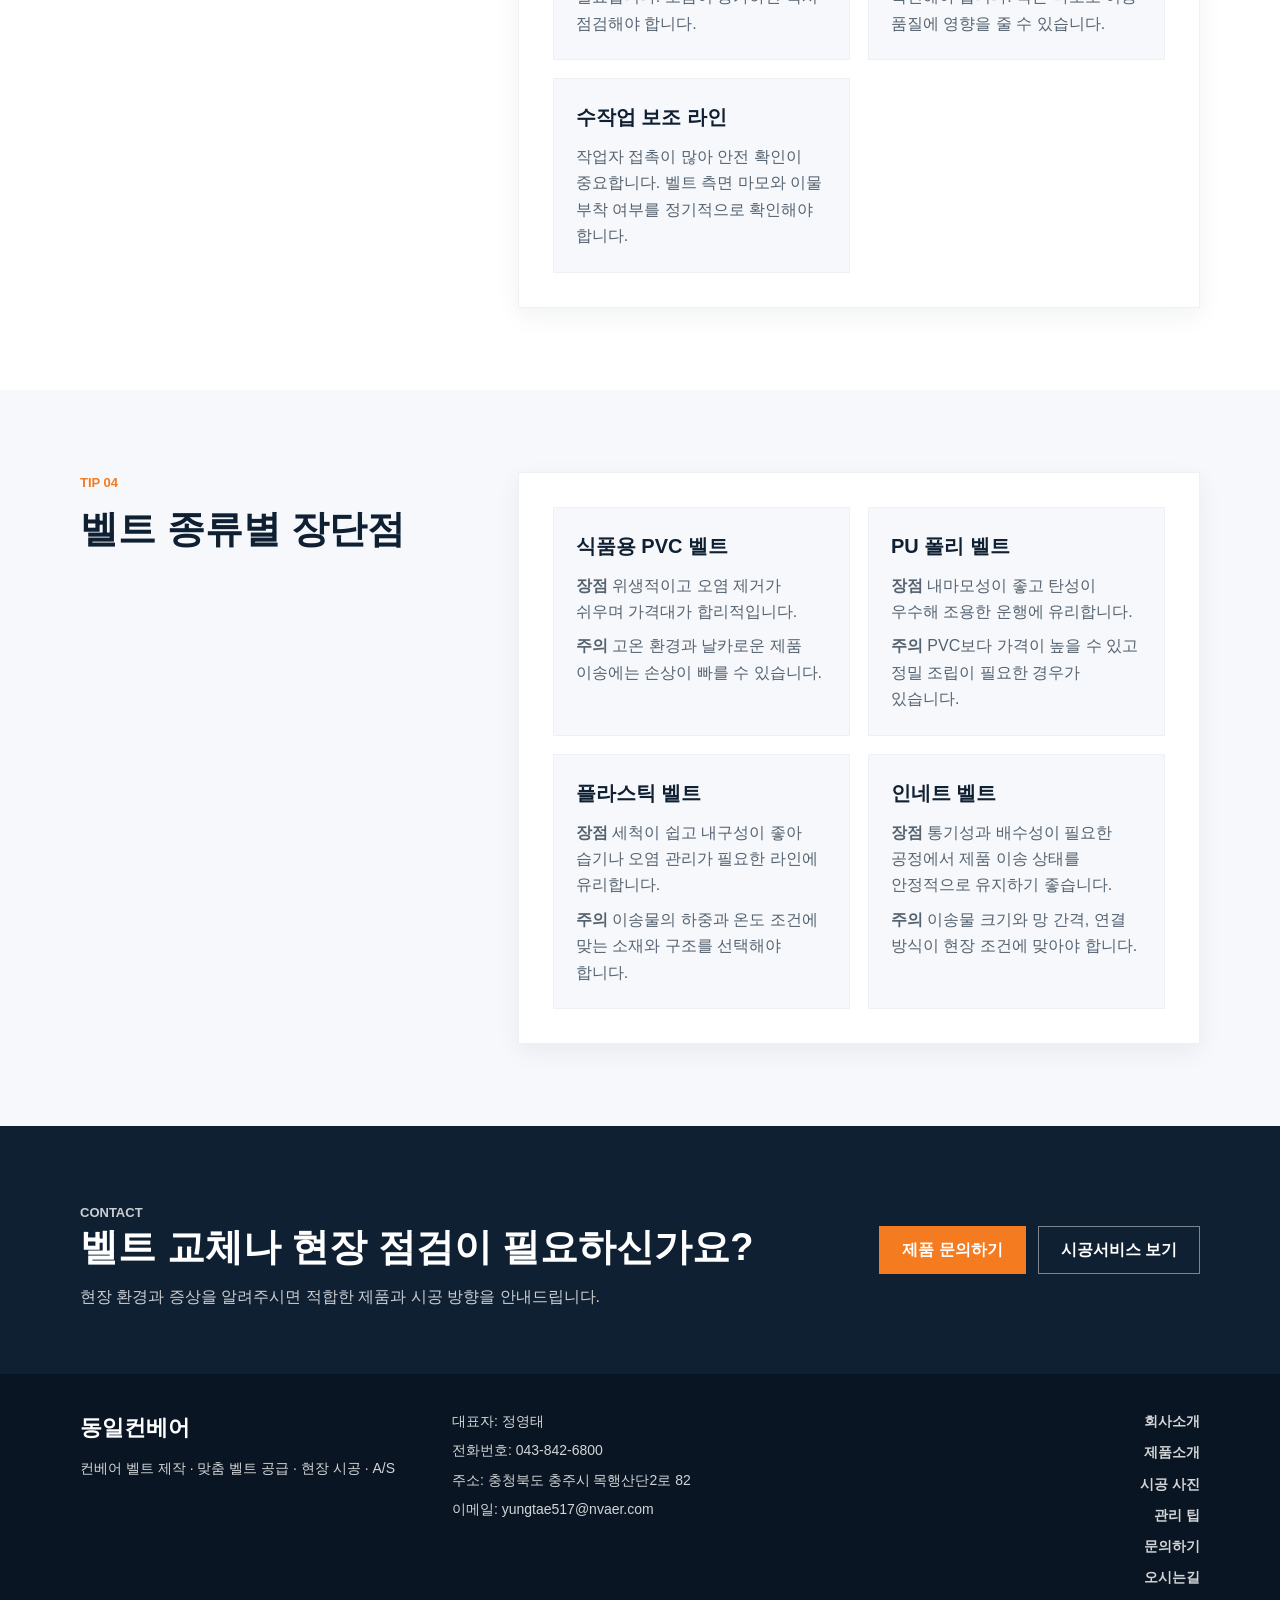
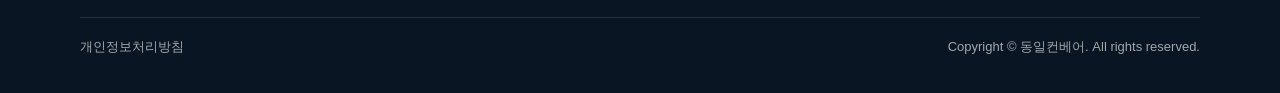
<file: tips.html>
<!DOCTYPE html>
<html lang="ko">
<head>
  <meta charset="UTF-8">
  <meta name="viewport" content="width=device-width, initial-scale=1.0">
  <meta name="description" content="컨베어 벨트 유지보수, 교체 시기, 현장별 관리 요령, 벨트 종류별 장단점을 정리한 동일컨베어 관리 팁입니다.">
  <title>벨트 관리 팁 | 동일컨베어</title>
  <link rel="stylesheet" href="css/style.css">
</head>
<body>
  <header class="site-header">
    <div class="container header-inner">
      <a class="logo" href="index.html" aria-label="동일컨베어 홈">동일컨베어</a>
      <button class="menu-toggle" type="button" aria-label="메뉴 열기" aria-expanded="false"><span></span><span></span><span></span></button>
      <nav class="main-nav" aria-label="주 메뉴">
        <ul>
          <li class="has-dropdown">
            <a href="about.html">회사소개</a>
            <ul class="dropdown">
              <li><a href="greeting.html">대표자 인사말</a></li>
              <li><a href="location.html">오시는길</a></li>
            </ul>
          </li>
          <li class="has-dropdown">
            <a href="business.html">제품소개</a>
            <ul class="dropdown">
              <li><a href="business.html#conveyor">컨베어 벨트</a></li>
              <li><a href="business.html#plastic">플라스틱 벨트</a></li>
              <li><a href="business.html#innet">인네트 벨트</a></li>
              <li><a href="business.html#poly">폴리 벨트</a></li>
              <li><a href="business.html#parts">관련 부품</a></li>
            </ul>
          </li>
          <li><a href="service.html">시공서비스</a></li>
          <li><a href="works.html">시공 사진</a></li>
          <li><a class="active" href="tips.html">관리 팁</a></li>
          <li><a class="nav-cta" href="contact.html">제품 문의하기</a></li>
        </ul>
      </nav>
    </div>
  </header>

  <main>
    <section class="page-banner">
      <div class="container">
        <p>Maintenance Tips</p>
        <h1>벨트 관리 팁</h1>
      </div>
    </section>

    <section class="section">
      <div class="container tips-intro">
        <div>
          <p class="section-label">Guide</p>
          <h2>컨베어 벨트는 현장 환경에 맞는 관리가 중요합니다.</h2>
        </div>
        <p>작은 이상 신호를 조기에 확인하면 벨트 수명을 늘리고, 라인 정지와 불필요한 교체 비용을 줄일 수 있습니다. 아래 내용은 현장에서 자주 확인해야 할 관리 기준을 정리한 자료입니다.</p>
      </div>
    </section>

    <section class="section light">
      <div class="container">
        <div class="tips-nav">
          <a href="#maintenance">유지보수 기본</a>
          <a href="#replacement">교체 시기</a>
          <a href="#site-care">현장별 관리</a>
          <a href="#belt-types">벨트별 장단점</a>
        </div>
      </div>
    </section>

    <section id="maintenance" class="section tip-section">
      <div class="container tip-layout">
        <aside>
          <p class="section-label">Tip 01</p>
          <h2>컨베어 벨트 유지보수 관리</h2>
        </aside>
        <article class="tip-article">
          <p class="tip-lead">정기적인 점검과 청소는 컨베어 벨트 고장을 예방하는 가장 기본적인 관리입니다.</p>
          <div class="tip-grid">
            <div>
              <h3>장력 점검</h3>
              <p>장력이 너무 높으면 베어링 마모와 구동부 과부하가 발생할 수 있습니다. 반대로 장력이 낮으면 벨트 이탈, 미끄러짐, 이송 불량이 생길 수 있습니다.</p>
              <p>월 1회 이상 정기적으로 장력을 확인하는 것이 좋습니다.</p>
            </div>
            <div>
              <h3>이물질 제거</h3>
              <p>컨베어 하부나 롤러 사이에 이물질이 끼면 벨트 손상과 라인 정지로 이어질 수 있습니다.</p>
              <p>작업 전 주변 청소, 운전 중 소음 변화 확인, 하부 커버 안쪽 먼지 제거를 습관화해야 합니다.</p>
            </div>
            <div>
              <h3>롤러·풀리 점검</h3>
              <p>롤러가 마모되면 벨트가 한쪽으로 쏠리거나 벨트 하부가 손상될 수 있습니다.</p>
              <p>외관, 회전 소음, 흔들림을 함께 확인하고 진동이나 소음이 커지면 즉시 점검해야 합니다.</p>
            </div>
            <div>
              <h3>표면 상태 확인</h3>
              <p>갈라짐, 까짐, 늘어짐이 보이면 교체 시기가 가까워진 신호입니다.</p>
              <p>특히 식품용 벨트는 위생 문제가 생길 수 있어 표면 손상 시 빠른 교체를 권장합니다.</p>
            </div>
          </div>
        </article>
      </div>
    </section>

    <section id="replacement" class="section light tip-section">
      <div class="container tip-layout">
        <aside>
          <p class="section-label">Tip 02</p>
          <h2>컨베어 벨트 교체 시기 판단법</h2>
        </aside>
        <article class="tip-article">
          <p class="tip-lead">아래 증상 중 하나라도 반복된다면 벨트 교체 또는 전문 점검을 고려해야 합니다.</p>
          <ul class="tip-list">
            <li><strong>표면 균열·까짐</strong> 이물 혼입과 라인 사고 위험이 커질 수 있습니다.</li>
            <li><strong>한쪽 쏠림 반복</strong> 트래킹 조정 후에도 반복되면 롤러나 프레임 문제를 함께 점검해야 합니다.</li>
            <li><strong>소음 증가</strong> 마찰음이나 끼임 소리는 벨트 하부 손상 또는 구동부 이상 신호일 수 있습니다.</li>
            <li><strong>장력 조정 반복</strong> 벨트 신장이나 구동부 과부하로 인해 교체 시기가 가까워졌을 수 있습니다.</li>
            <li><strong>이송 상태 불량</strong> 미끄러짐, 이송량 감소, 제품 쏠림은 표면 마찰력 저하와 내부 섬유 마모를 의심해야 합니다.</li>
          </ul>
          <div class="tip-note">
            <strong>평균 교체 주기</strong>
            <p>식품용 벨트는 약 6개월~1.5년, 일반 벨트는 약 1.5년~3년을 기준으로 보지만, 고부하 환경에서는 더 짧아질 수 있습니다.</p>
          </div>
        </article>
      </div>
    </section>

    <section id="site-care" class="section tip-section">
      <div class="container tip-layout">
        <aside>
          <p class="section-label">Tip 03</p>
          <h2>현장별 맞춤 관리 요령</h2>
        </aside>
        <article class="tip-article">
          <div class="site-care-grid">
            <div>
              <h3>식품 공장</h3>
              <p>청결 관리가 가장 중요합니다. 매일 세척과 건조를 진행하고, 표면 긁힘과 화이트 벨트의 변색·얼룩을 함께 확인해야 합니다.</p>
            </div>
            <div>
              <h3>물류·택배 라인</h3>
              <p>고속 운행이 많아 텐션 관리가 중요합니다. 롤러 마모는 월 1회 이상 확인하고, 박스 파편과 먼지는 매일 제거하는 것이 좋습니다.</p>
            </div>
            <div>
              <h3>금속·가공 현장</h3>
              <p>쇳가루와 파편 유입이 많으므로 하부 커버와 롤러 사이 청소가 필요합니다. 소음이 증가하면 즉시 점검해야 합니다.</p>
            </div>
            <div>
              <h3>포장·제약 라인</h3>
              <p>정확한 이송이 중요하므로 표면 평탄도와 사이드 마모를 자주 확인해야 합니다. 작은 마모도 이송 품질에 영향을 줄 수 있습니다.</p>
            </div>
            <div>
              <h3>수작업 보조 라인</h3>
              <p>작업자 접촉이 많아 안전 확인이 중요합니다. 벨트 측면 마모와 이물 부착 여부를 정기적으로 확인해야 합니다.</p>
            </div>
          </div>
        </article>
      </div>
    </section>

    <section id="belt-types" class="section light tip-section">
      <div class="container tip-layout">
        <aside>
          <p class="section-label">Tip 04</p>
          <h2>벨트 종류별 장단점</h2>
        </aside>
        <article class="tip-article">
          <div class="belt-table">
            <div>
              <h3>식품용 PVC 벨트</h3>
              <p><strong>장점</strong> 위생적이고 오염 제거가 쉬우며 가격대가 합리적입니다.</p>
              <p><strong>주의</strong> 고온 환경과 날카로운 제품 이송에는 손상이 빠를 수 있습니다.</p>
            </div>
            <div>
              <h3>PU 폴리 벨트</h3>
              <p><strong>장점</strong> 내마모성이 좋고 탄성이 우수해 조용한 운행에 유리합니다.</p>
              <p><strong>주의</strong> PVC보다 가격이 높을 수 있고 정밀 조립이 필요한 경우가 있습니다.</p>
            </div>
            <div>
              <h3>플라스틱 벨트</h3>
              <p><strong>장점</strong> 세척이 쉽고 내구성이 좋아 습기나 오염 관리가 필요한 라인에 유리합니다.</p>
              <p><strong>주의</strong> 이송물의 하중과 온도 조건에 맞는 소재와 구조를 선택해야 합니다.</p>
            </div>
            <div>
              <h3>인네트 벨트</h3>
              <p><strong>장점</strong> 통기성과 배수성이 필요한 공정에서 제품 이송 상태를 안정적으로 유지하기 좋습니다.</p>
              <p><strong>주의</strong> 이송물 크기와 망 간격, 연결 방식이 현장 조건에 맞아야 합니다.</p>
            </div>
          </div>
        </article>
      </div>
    </section>

    <section class="cta-section contact-cta">
      <div class="container cta-inner">
        <div>
          <p class="section-label">Contact</p>
          <h2>벨트 교체나 현장 점검이 필요하신가요?</h2>
          <p>현장 환경과 증상을 알려주시면 적합한 제품과 시공 방향을 안내드립니다.</p>
        </div>
        <div class="cta-actions">
          <a class="btn primary" href="contact.html">제품 문의하기</a>
          <a class="btn ghost" href="service.html">시공서비스 보기</a>
        </div>
      </div>
    </section>
  </main>

  <footer class="site-footer">
    <div class="container footer-grid">
      <div>
        <strong>동일컨베어</strong>
        <p>컨베어 벨트 제작 · 맞춤 벨트 공급 · 현장 시공 · A/S</p>
      </div>
      <div class="footer-info">
        <p>대표자: 정영태</p>
        <p>전화번호: 043-842-6800</p>
        <p>주소: 충청북도 충주시 목행산단2로 82</p>
        <p>이메일: yungtae517@nvaer.com</p>
      </div>
      <div class="footer-links">
        <a href="about.html">회사소개</a>
        <a href="business.html">제품소개</a>
        <a href="works.html">시공 사진</a>
        <a href="tips.html">관리 팁</a>
        <a href="contact.html">문의하기</a>
        <a href="location.html">오시는길</a>
      </div>
    </div>
    <div class="container copyright">
      <span>개인정보처리방침</span>
      <span>Copyright © 동일컨베어. All rights reserved.</span>
    </div>
  </footer>

  <script src="js/main.js"></script>
</body>
</html>
</file>
<file: css/style.css>
:root {
  --navy: #102033;
  --navy-dark: #091522;
  --navy-soft: #1d334d;
  --blue: #1f6feb;
  --orange: #f47b20;
  --orange-dark: #d95f08;
  --gray-50: #f6f8fb;
  --gray-100: #edf1f5;
  --gray-300: #cbd5e1;
  --gray-600: #556270;
  --gray-800: #263241;
  --white: #ffffff;
  --shadow: 0 16px 38px rgba(16, 32, 51, 0.12);
}

* {
  box-sizing: border-box;
}

html {
  scroll-behavior: smooth;
}

body {
  margin: 0;
  color: var(--gray-800);
  font-family: "Noto Sans KR", "Apple SD Gothic Neo", "Malgun Gothic", Arial, sans-serif;
  line-height: 1.65;
  word-break: keep-all;
  background: var(--white);
}

body.is-lightbox-open {
  overflow: hidden;
}

.skip-link {
  position: fixed;
  top: 12px;
  left: 12px;
  z-index: 2000;
  padding: 10px 14px;
  color: var(--white);
  background: var(--navy);
  transform: translateY(-150%);
}

.skip-link:focus {
  transform: translateY(0);
}

a {
  color: inherit;
  text-decoration: none;
}

img {
  max-width: 100%;
  display: block;
}

.container {
  width: min(1120px, calc(100% - 40px));
  margin: 0 auto;
}

.site-header {
  position: fixed;
  top: 0;
  left: 0;
  z-index: 1000;
  width: 100%;
  height: 76px;
  background: rgba(255, 255, 255, 0.96);
  border-bottom: 1px solid rgba(203, 213, 225, 0.75);
  backdrop-filter: blur(10px);
}

.header-inner {
  height: 76px;
  display: flex;
  align-items: center;
  justify-content: space-between;
}

.logo {
  color: var(--navy);
  font-size: 25px;
  font-weight: 800;
  letter-spacing: 0;
}

.logo::after {
  content: "";
  display: inline-block;
  width: 9px;
  height: 9px;
  margin-left: 8px;
  background: var(--orange);
}

.main-nav > ul {
  display: flex;
  align-items: center;
  gap: 4px;
  margin: 0;
  padding: 0;
  list-style: none;
}

.main-nav li {
  position: relative;
}

.main-nav a {
  display: block;
  padding: 25px 10px;
  color: var(--navy);
  font-size: 14px;
  font-weight: 700;
}

.main-nav .nav-cta {
  margin-left: 6px;
  padding: 10px 13px;
  color: var(--white);
  background: var(--orange);
}

.main-nav .nav-cta:hover {
  color: var(--white);
  background: var(--orange-dark);
}

.main-nav a:hover,
.main-nav a.active {
  color: var(--orange-dark);
}

.dropdown {
  position: absolute;
  top: 100%;
  left: 0;
  min-width: 190px;
  margin: 0;
  padding: 10px 0;
  list-style: none;
  background: var(--white);
  border: 1px solid var(--gray-100);
  box-shadow: var(--shadow);
  opacity: 0;
  visibility: hidden;
  transform: translateY(8px);
  transition: 0.2s ease;
}

.has-dropdown:hover .dropdown,
.has-dropdown:focus-within .dropdown {
  opacity: 1;
  visibility: visible;
  transform: translateY(0);
}

.dropdown a {
  padding: 10px 18px;
  color: var(--gray-800);
  font-size: 14px;
  font-weight: 600;
  white-space: nowrap;
}

.dropdown a:hover {
  background: var(--gray-50);
}

.menu-toggle {
  display: none;
  width: 44px;
  height: 44px;
  padding: 0;
  border: 1px solid var(--gray-300);
  background: var(--white);
  cursor: pointer;
}

.menu-toggle span {
  display: block;
  width: 22px;
  height: 2px;
  margin: 5px auto;
  background: var(--navy);
}

main {
  padding-top: 76px;
}

.hero {
  position: relative;
  padding: 82px 0 70px;
  color: var(--white);
  background: linear-gradient(135deg, var(--navy-dark) 0%, var(--navy) 56%, var(--navy-soft) 100%);
  overflow: hidden;
}

.corporate-hero {
  min-height: 680px;
  display: flex;
  align-items: center;
  justify-content: center;
  background: var(--navy-dark);
}

.hero-video {
  position: absolute;
  inset: -10px;
  z-index: 0;
  width: calc(100% + 20px);
  height: calc(100% + 20px);
  object-fit: cover;
  filter: blur(6px);
  pointer-events: none;
}

.hero-overlay {
  position: absolute;
  inset: 0;
  z-index: 1;
  background: rgba(0,0,0,0.4);
}

.hero-grid {
  position: relative;
  z-index: 2;
  display: grid;
  grid-template-columns: minmax(0, 1fr) minmax(320px, 0.85fr);
  align-items: center;
  gap: 52px;
}

.corporate-hero .hero-grid {
  display: flex;
  justify-content: center;
  text-align: center;
}

.corporate-hero .hero-copy {
  display: flex;
  max-width: 900px;
  align-items: center;
  flex-direction: column;
  text-shadow: 0 3px 18px rgba(0, 0, 0, 0.45);
}

.eyebrow,
.section-label {
  margin: 0 0 12px;
  color: var(--orange);
  font-size: 13px;
  font-weight: 800;
  letter-spacing: 0;
  text-transform: uppercase;
}

.hero h1,
.page-banner h1 {
  margin: 0;
  font-size: clamp(34px, 5vw, 56px);
  line-height: 1.18;
  letter-spacing: 0;
}

.hero p {
  max-width: 640px;
  margin: 22px 0 0;
  color: rgba(255, 255, 255, 0.84);
  font-size: 18px;
}

.hero-actions,
.contact-actions {
  display: flex;
  flex-wrap: wrap;
  gap: 12px;
  margin-top: 32px;
}

.hero-actions {
  justify-content: center;
}

.hero-contact,
.cta-contact-list {
  display: grid;
  grid-template-columns: repeat(2, minmax(0, max-content));
  gap: 18px;
  margin: 30px 0 0;
}

.hero-contact {
  justify-content: center;
  text-align: left;
}

.hero-contact div,
.cta-contact-list div {
  padding-left: 16px;
  border-left: 3px solid var(--orange);
}

.hero-contact dt,
.cta-contact-list dt {
  color: rgba(255, 255, 255, 0.62);
  font-size: 13px;
  font-weight: 800;
}

.hero-contact dd,
.cta-contact-list dd {
  margin: 2px 0 0;
  color: var(--white);
  font-size: 18px;
  font-weight: 900;
}

.hero-visual {
  position: relative;
}

.visual-placeholder,
.product-media {
  display: flex;
  align-items: center;
  justify-content: center;
  min-height: 430px;
  color: rgba(255, 255, 255, 0.85);
  font-weight: 900;
  text-align: center;
  background:
    linear-gradient(135deg, rgba(31, 111, 235, 0.22), rgba(244, 123, 32, 0.16)),
    repeating-linear-gradient(45deg, rgba(255,255,255,0.18) 0, rgba(255,255,255,0.18) 10px, rgba(255,255,255,0.08) 10px, rgba(255,255,255,0.08) 20px);
  border: 1px solid rgba(255,255,255,0.22);
}

.hero-photo {
  padding: 0;
  overflow: hidden;
}

.hero-photo img {
  width: 100%;
  height: 100%;
  min-height: 430px;
  display: block;
  object-fit: cover;
}

.hero-badge {
  position: absolute;
  right: 24px;
  bottom: 24px;
  max-width: 260px;
  padding: 20px;
  color: var(--navy);
  background: var(--white);
  box-shadow: var(--shadow);
}

.hero-badge strong,
.hero-badge span {
  display: block;
}

.hero-badge strong {
  margin-bottom: 6px;
  font-size: 18px;
}

.btn {
  display: inline-flex;
  min-height: 48px;
  align-items: center;
  justify-content: center;
  padding: 0 22px;
  border: 1px solid transparent;
  font-weight: 800;
  transition: 0.2s ease;
}

.btn.primary {
  color: var(--white);
  background: var(--orange);
}

.btn.primary:hover {
  background: var(--orange-dark);
}

.btn.secondary {
  color: var(--navy);
  background: var(--white);
  border-color: var(--gray-300);
}

.btn.ghost {
  color: var(--white);
  border-color: rgba(255,255,255,0.45);
  background: transparent;
}

.btn.ghost:hover {
  border-color: var(--white);
  background: rgba(255,255,255,0.1);
}

.btn.secondary:hover {
  border-color: var(--orange);
  color: var(--orange-dark);
}

.image-placeholder,
.map-placeholder {
  display: flex;
  align-items: center;
  justify-content: center;
  min-height: 260px;
  color: var(--gray-600);
  font-weight: 800;
  text-align: center;
  background:
    linear-gradient(135deg, rgba(16, 32, 51, 0.08), rgba(244, 123, 32, 0.12)),
    repeating-linear-gradient(45deg, #f2f5f8 0, #f2f5f8 10px, #e7edf3 10px, #e7edf3 20px);
  border: 1px solid var(--gray-300);
}

.hero-image {
  min-height: 380px;
  color: rgba(255, 255, 255, 0.88);
  background:
    linear-gradient(135deg, rgba(244, 123, 32, 0.25), rgba(255, 255, 255, 0.08)),
    repeating-linear-gradient(45deg, rgba(255,255,255,0.18) 0, rgba(255,255,255,0.18) 10px, rgba(255,255,255,0.08) 10px, rgba(255,255,255,0.08) 20px);
  border-color: rgba(255, 255, 255, 0.24);
}

.section {
  padding: 82px 0;
}

.section.light {
  background: var(--gray-50);
}

.split,
.feature-band,
.contact-grid {
  display: grid;
  grid-template-columns: 0.95fr 1.05fr;
  gap: 46px;
  align-items: center;
}

.split h2,
.section-head h2,
.feature-band h2,
.contact-grid h2 {
  margin: 0;
  color: var(--navy);
  font-size: clamp(26px, 3.2vw, 38px);
  line-height: 1.28;
}

.split p,
.feature-band p,
.contact-grid p,
.content-block p {
  margin: 0 0 16px;
  color: var(--gray-600);
  font-size: 17px;
}

.anchor-section {
  scroll-margin-top: 76px;
}

.greeting-box {
  padding: 30px;
  background: var(--white);
  border-left: 4px solid var(--orange);
  box-shadow: 0 8px 24px rgba(16, 32, 51, 0.06);
}

.greeting-layout {
  display: grid;
  grid-template-columns: minmax(0, 0.82fr) minmax(0, 1.18fr);
  gap: 52px;
  align-items: start;
}

.greeting-summary {
  padding-top: 8px;
}

.greeting-summary h2 {
  margin: 0;
  color: var(--navy);
  font-size: clamp(28px, 3.5vw, 42px);
  line-height: 1.28;
}

.greeting-summary p:not(.section-label) {
  margin: 20px 0 0;
  color: var(--gray-600);
  font-size: 17px;
}

.greeting-lead {
  color: var(--navy) !important;
  font-size: 20px !important;
  font-weight: 900;
}

.signature {
  margin-top: 24px !important;
  color: var(--navy) !important;
  font-weight: 900;
  text-align: right;
}

.section-head {
  max-width: 760px;
  margin-bottom: 34px;
}

.section-head-row {
  max-width: none;
  display: flex;
  align-items: end;
  justify-content: space-between;
  gap: 24px;
}

.product-grid {
  display: grid;
  grid-template-columns: repeat(3, minmax(0, 1fr));
  gap: 22px;
}

.product-card,
.strength-card,
.application-list article {
  overflow: hidden;
  background: var(--white);
  border: 1px solid var(--gray-100);
  box-shadow: 0 8px 24px rgba(16, 32, 51, 0.06);
  transition: transform 0.2s ease, box-shadow 0.2s ease, border-color 0.2s ease;
}

.product-card:hover,
.strength-card:hover,
.application-list article:hover {
  transform: translateY(-3px);
  border-color: rgba(31, 111, 235, 0.22);
  box-shadow: 0 18px 34px rgba(16, 32, 51, 0.1);
}

.product-media {
  aspect-ratio: 16 / 10;
  min-height: 0;
  overflow: hidden;
  color: var(--gray-600);
  background:
    linear-gradient(135deg, rgba(16, 32, 51, 0.08), rgba(31, 111, 235, 0.10)),
    repeating-linear-gradient(45deg, #f2f5f8 0, #f2f5f8 10px, #e7edf3 10px, #e7edf3 20px);
  border: 0;
  border-bottom: 1px solid var(--gray-100);
}

.product-media img,
.business-image {
  width: 100%;
  height: 100%;
  display: block;
  object-fit: cover;
}

.product-body {
  padding: 26px;
}

.product-body span,
.strength-card strong {
  display: inline-block;
  margin-bottom: 14px;
  color: var(--blue);
  font-size: 13px;
  font-weight: 900;
  text-transform: uppercase;
}

.product-body h3,
.strength-card h3 {
  margin: 0 0 10px;
  color: var(--navy);
  font-size: 22px;
  line-height: 1.32;
}

.product-body p,
.strength-card p,
.application-list p,
.company-preview p {
  margin: 0;
  color: var(--gray-600);
}

.product-body a {
  display: inline-block;
  margin-top: 18px;
  color: var(--orange-dark);
  font-weight: 900;
}

.accent-card {
  color: var(--white);
  background: var(--navy);
  border-color: var(--navy);
}

.accent-card .product-body span,
.accent-card .product-body h3,
.accent-card .product-body a {
  color: var(--white);
}

.accent-card .product-body p {
  color: rgba(255,255,255,0.72);
}

.strength-grid {
  display: grid;
  grid-template-columns: repeat(4, minmax(0, 1fr));
  gap: 18px;
}

.strength-card {
  padding: 30px;
}

.application-layout,
.company-grid {
  display: grid;
  grid-template-columns: 0.85fr 1.15fr;
  gap: 52px;
  align-items: start;
}

.sticky-head {
  position: sticky;
  top: 110px;
  margin-bottom: 0;
}

.sticky-head p:not(.section-label) {
  margin: 18px 0 0;
  color: var(--gray-600);
  font-size: 17px;
}

.application-list {
  display: grid;
  gap: 14px;
}

.application-list article {
  display: grid;
  grid-template-columns: 150px 1fr;
  gap: 24px;
  align-items: center;
  padding: 24px 28px;
}

.application-list span {
  color: var(--navy);
  font-size: 19px;
  font-weight: 900;
}

.company-image {
  width: 100%;
  min-height: 360px;
  height: 100%;
  object-fit: cover;
}

.company-actions {
  display: flex;
  flex-wrap: wrap;
  gap: 12px;
  margin-top: 28px;
}

.contact-cta {
  background:
    linear-gradient(135deg, rgba(9, 21, 34, 1), rgba(16, 32, 51, 0.96)),
    repeating-linear-gradient(90deg, rgba(255,255,255,0.06) 0, rgba(255,255,255,0.06) 1px, transparent 1px, transparent 100px);
}

.cta-actions {
  display: flex;
  flex-wrap: wrap;
  gap: 12px;
  justify-content: flex-end;
}

.card-grid,
.three-grid {
  display: grid;
  grid-template-columns: repeat(4, minmax(0, 1fr));
  gap: 18px;
}

.three-grid {
  grid-template-columns: repeat(3, minmax(0, 1fr));
}

.service-card,
.value-card,
.contact-card {
  background: var(--white);
  border: 1px solid var(--gray-100);
  box-shadow: 0 8px 24px rgba(16, 32, 51, 0.06);
}

.service-card,
.value-card {
  padding: 28px;
}

.card-icon {
  width: 46px;
  height: 46px;
  display: flex;
  align-items: center;
  justify-content: center;
  margin-bottom: 28px;
  color: var(--white);
  font-weight: 900;
  background: var(--navy);
}

.service-card h3,
.value-card h3,
.business-item h3,
.process-list h3 {
  margin: 0 0 10px;
  color: var(--navy);
  font-size: 21px;
  line-height: 1.3;
}

.service-card p,
.value-card p,
.business-item p,
.process-list p {
  margin: 0;
  color: var(--gray-600);
}

.business-item p + p {
  margin-top: 8px;
}

.feature-band {
  padding: 34px;
  background: var(--white);
  border: 1px solid var(--gray-100);
  box-shadow: var(--shadow);
}

.band-image {
  min-height: 320px;
}

.text-link {
  display: inline-block;
  margin-top: 18px;
  color: var(--orange-dark);
  font-weight: 900;
}

.cta-section {
  padding: 64px 0;
  color: var(--white);
  background: var(--navy);
}

.cta-inner {
  display: flex;
  align-items: center;
  justify-content: space-between;
  gap: 28px;
}

.cta-inner h2 {
  margin: 0;
  font-size: clamp(26px, 3vw, 38px);
  line-height: 1.28;
}

.cta-inner p {
  margin: 12px 0 0;
  color: rgba(255, 255, 255, 0.78);
}

.page-banner {
  padding: 72px 0;
  color: var(--white);
  background: linear-gradient(135deg, var(--navy-dark), var(--navy-soft));
}

.page-banner p {
  margin: 0 0 8px;
  color: var(--orange);
  font-weight: 900;
  text-transform: uppercase;
}

.info-panel {
  display: grid;
  grid-template-columns: repeat(3, minmax(0, 1fr));
  gap: 1px;
  overflow: hidden;
  background: var(--gray-300);
  border: 1px solid var(--gray-300);
}

.info-panel div {
  padding: 28px;
  background: var(--white);
}

.info-panel span {
  display: block;
  margin-bottom: 8px;
  color: var(--orange-dark);
  font-size: 14px;
  font-weight: 800;
}

.info-panel strong {
  color: var(--navy);
  font-size: 20px;
}

.business-list {
  display: grid;
  gap: 24px;
}

.business-item {
  display: grid;
  grid-template-columns: 300px 1fr;
  gap: 30px;
  align-items: center;
  padding: 24px;
  background: var(--white);
  border: 1px solid var(--gray-100);
  box-shadow: 0 8px 24px rgba(16, 32, 51, 0.06);
  scroll-margin-top: 100px;
}

.business-item .image-placeholder {
  min-height: 190px;
}

.business-image {
  width: 100%;
  height: 200px;
  border: 1px solid var(--gray-100);
}

.business-content {
  min-width: 0;
}

.process-list {
  display: grid;
  grid-template-columns: repeat(4, minmax(0, 1fr));
  gap: 18px;
  margin: 0;
  padding: 0;
  list-style: none;
}

.process-list li {
  padding: 28px;
  background: var(--white);
  border-top: 4px solid var(--orange);
  box-shadow: 0 8px 24px rgba(16, 32, 51, 0.06);
}

.process-list span {
  display: block;
  margin-bottom: 18px;
  color: var(--orange-dark);
  font-size: 24px;
  font-weight: 900;
}

.contact-card {
  padding: 32px;
}

.contact-card dl {
  margin: 0;
}

.contact-card div {
  padding: 18px 0;
  border-bottom: 1px solid var(--gray-100);
}

.contact-card div:first-child {
  padding-top: 0;
}

.contact-card div:last-child {
  padding-bottom: 0;
  border-bottom: 0;
}

.contact-card dt {
  margin-bottom: 6px;
  color: var(--orange-dark);
  font-weight: 900;
}

.contact-card dd {
  margin: 0;
  color: var(--navy);
  font-size: 18px;
  font-weight: 800;
}

.location-info-grid {
  display: grid;
  grid-template-columns: 0.8fr 1.8fr 0.9fr 1.2fr;
  gap: 1px;
  overflow: hidden;
  background: var(--gray-300);
  border: 1px solid var(--gray-300);
}

.location-info-grid div {
  min-height: 132px;
  padding: 26px;
  background: var(--white);
}

.location-info-grid span {
  display: block;
  margin-bottom: 10px;
  color: var(--orange-dark);
  font-size: 14px;
  font-weight: 900;
}

.location-info-grid strong {
  display: block;
  color: var(--navy);
  font-size: 18px;
  line-height: 1.45;
}

.location-address strong {
  white-space: nowrap;
}

.location-map-section {
  padding-top: 64px;
}

.inquiry-checklist {
  display: grid;
  grid-template-columns: repeat(5, minmax(0, 1fr));
  gap: 14px;
}

.inquiry-checklist div {
  min-height: 88px;
  display: flex;
  align-items: center;
  justify-content: center;
  padding: 18px;
  color: var(--navy);
  font-weight: 900;
  text-align: center;
  background: var(--white);
  border: 1px solid var(--gray-100);
  box-shadow: 0 8px 24px rgba(16, 32, 51, 0.06);
}

.works-gallery {
  display: grid;
  grid-template-columns: repeat(3, minmax(0, 1fr));
  gap: 22px;
}

.work-card {
  overflow: hidden;
  background: var(--white);
  border: 1px solid var(--gray-100);
  box-shadow: 0 8px 24px rgba(16, 32, 51, 0.06);
  transition: transform 0.2s ease, box-shadow 0.2s ease;
}

.work-card:hover {
  transform: translateY(-3px);
  box-shadow: 0 18px 34px rgba(16, 32, 51, 0.1);
}

.work-media {
  aspect-ratio: 4 / 3;
  background: var(--gray-100);
  border: 0;
  cursor: zoom-in;
  padding: 0;
}

.work-media img,
.work-image-fallback {
  width: 100%;
  height: 100%;
}

.work-media img {
  display: block;
  object-fit: cover;
}

.work-image-fallback {
  display: flex;
  align-items: center;
  justify-content: center;
  padding: 20px;
  color: var(--gray-600);
  font-weight: 900;
  text-align: center;
  background:
    linear-gradient(135deg, rgba(16, 32, 51, 0.08), rgba(31, 111, 235, 0.1)),
    repeating-linear-gradient(45deg, #f2f5f8 0, #f2f5f8 10px, #e7edf3 10px, #e7edf3 20px);
}

.work-body {
  padding: 24px;
}

.work-body span {
  display: inline-block;
  margin-bottom: 10px;
  color: var(--orange-dark);
  font-size: 13px;
  font-weight: 900;
}

.work-body h3 {
  margin: 0 0 10px;
  color: var(--navy);
  font-size: 21px;
  line-height: 1.35;
}

.work-body p {
  margin: 0 0 16px;
  color: var(--gray-600);
}

.work-body time {
  color: var(--gray-600);
  font-size: 13px;
  font-weight: 700;
}

.gallery-empty {
  grid-column: 1 / -1;
  padding: 44px;
  color: var(--gray-600);
  font-weight: 800;
  text-align: center;
  background: var(--gray-50);
  border: 1px solid var(--gray-100);
}

.tips-intro {
  display: grid;
  grid-template-columns: 0.9fr 1.1fr;
  gap: 46px;
  align-items: center;
}

.tips-intro h2,
.tip-layout h2 {
  margin: 0;
  color: var(--navy);
  font-size: clamp(26px, 3vw, 38px);
  line-height: 1.3;
}

.tips-intro p:not(.section-label) {
  margin: 0;
  color: var(--gray-600);
  font-size: 17px;
}

.tips-nav {
  display: grid;
  grid-template-columns: repeat(4, minmax(0, 1fr));
  gap: 12px;
}

.tips-nav a {
  min-height: 58px;
  display: flex;
  align-items: center;
  justify-content: center;
  padding: 14px;
  color: var(--navy);
  font-weight: 900;
  text-align: center;
  background: var(--white);
  border: 1px solid var(--gray-100);
  box-shadow: 0 8px 24px rgba(16, 32, 51, 0.05);
}

.tips-nav a:hover {
  color: var(--orange-dark);
  border-color: rgba(244, 123, 32, 0.3);
}

.tip-section {
  scroll-margin-top: 92px;
}

.tip-layout {
  display: grid;
  grid-template-columns: 0.72fr 1.28fr;
  gap: 54px;
  align-items: start;
}

.tip-layout aside {
  position: sticky;
  top: 110px;
}

.tip-article {
  padding: 34px;
  background: var(--white);
  border: 1px solid var(--gray-100);
  box-shadow: 0 8px 24px rgba(16, 32, 51, 0.06);
}

.tip-lead {
  margin: 0 0 26px;
  color: var(--navy);
  font-size: 19px;
  font-weight: 900;
}

.tip-grid,
.site-care-grid,
.belt-table {
  display: grid;
  grid-template-columns: repeat(2, minmax(0, 1fr));
  gap: 18px;
}

.tip-grid div,
.site-care-grid div,
.belt-table div,
.tip-note {
  padding: 22px;
  background: var(--gray-50);
  border: 1px solid var(--gray-100);
}

.tip-grid h3,
.site-care-grid h3,
.belt-table h3 {
  margin: 0 0 10px;
  color: var(--navy);
  font-size: 20px;
}

.tip-grid p,
.site-care-grid p,
.belt-table p,
.tip-note p {
  margin: 0;
  color: var(--gray-600);
}

.tip-grid p + p,
.belt-table p + p {
  margin-top: 8px;
}

.tip-list {
  display: grid;
  gap: 12px;
  margin: 0;
  padding: 0;
  list-style: none;
}

.tip-list li {
  padding: 18px 20px;
  color: var(--gray-600);
  background: var(--gray-50);
  border-left: 4px solid var(--orange);
}

.tip-list strong {
  display: block;
  margin-bottom: 4px;
  color: var(--navy);
}

.tip-note {
  margin-top: 22px;
  border-left: 4px solid var(--blue);
}

.tip-note strong {
  display: block;
  margin-bottom: 8px;
  color: var(--navy);
  font-size: 18px;
}

.gallery-lightbox {
  position: fixed;
  inset: 0;
  z-index: 3000;
  display: flex;
  align-items: center;
  justify-content: center;
  padding: 28px;
  background: rgba(0, 0, 0, 0.82);
  opacity: 0;
  visibility: hidden;
  transition: opacity 0.18s ease, visibility 0.18s ease;
}

.gallery-lightbox.is-open {
  opacity: 1;
  visibility: visible;
}

.lightbox-frame {
  max-width: min(92vw, 980px);
  max-height: 88vh;
  display: flex;
  align-items: center;
  justify-content: center;
  overflow: hidden;
  background: #111;
  box-shadow: 0 28px 80px rgba(0, 0, 0, 0.45);
  transform: scale(0.96);
  transition: transform 0.18s ease;
}

.gallery-lightbox.is-open .lightbox-frame {
  transform: scale(1);
}

.gallery-lightbox img {
  display: block;
  max-width: 92vw;
  max-height: 88vh;
  object-fit: contain;
}

.lightbox-close {
  position: absolute;
  top: 18px;
  right: 20px;
  width: 44px;
  height: 44px;
  color: var(--white);
  font-size: 34px;
  line-height: 1;
  font-weight: 900;
  background: transparent;
  border: 0;
  cursor: pointer;
  opacity: 0.9;
}

.lightbox-close:hover,
.lightbox-close:focus {
  opacity: 1;
}

.map-placeholder {
  min-height: 360px;
}

.kakao-map {
  width: 100%;
  min-height: 420px;
  overflow: hidden;
  background: var(--gray-100);
  border: 1px solid var(--gray-300);
}

.kakao-map .map-placeholder {
  min-height: 420px;
  border: 0;
}

.map-info-window {
  width: 250px;
  max-width: 250px;
  padding: 14px 16px;
  color: var(--gray-800);
  font-size: 14px;
  line-height: 1.45;
  word-break: keep-all;
  overflow-wrap: break-word;
}

.map-info-window strong {
  display: block;
  margin-bottom: 6px;
  color: var(--navy);
  font-size: 16px;
}

.map-info-window span {
  display: block;
  color: var(--gray-600);
}

.site-footer {
  padding: 36px 0;
  color: rgba(255, 255, 255, 0.82);
  background: var(--navy-dark);
}

.footer-grid {
  display: grid;
  grid-template-columns: 1fr 1.4fr 0.7fr;
  gap: 30px;
  align-items: start;
}

.footer-grid strong {
  display: block;
  margin-bottom: 10px;
  color: var(--white);
  font-size: 22px;
}

.footer-grid p {
  margin: 0 0 6px;
  font-size: 14px;
}

.footer-links {
  display: grid;
  gap: 8px;
  justify-items: end;
}

.footer-links a {
  color: rgba(255,255,255,0.82);
  font-size: 14px;
  font-weight: 700;
}

.copyright {
  display: flex;
  justify-content: space-between;
  gap: 16px;
  margin-top: 28px;
  padding-top: 18px;
  border-top: 1px solid rgba(255,255,255,0.12);
  color: rgba(255,255,255,0.62);
  font-size: 13px;
}

.footer-inner {
  display: flex;
  flex-wrap: wrap;
  gap: 10px 22px;
  align-items: center;
}

.footer-inner strong {
  color: var(--white);
  font-size: 18px;
}

.footer-inner p {
  margin: 0;
  font-size: 14px;
}

@media (max-width: 900px) {
  .menu-toggle {
    display: block;
  }

  .main-nav {
    position: absolute;
    top: 76px;
    left: 0;
    width: 100%;
    max-height: calc(100vh - 76px);
    overflow-y: auto;
    background: var(--white);
    border-bottom: 1px solid var(--gray-100);
    box-shadow: var(--shadow);
    display: none;
  }

  .main-nav.is-open {
    display: block;
  }

  .main-nav > ul {
    display: block;
    width: min(1120px, calc(100% - 40px));
    margin: 0 auto;
    padding: 12px 0;
  }

  .main-nav a {
    padding: 14px 0;
  }

  .main-nav .nav-cta {
    display: inline-flex;
    margin: 10px 0 8px;
    padding: 10px 16px;
  }

  .dropdown {
    position: static;
    min-width: 0;
    padding: 0 0 8px 16px;
    border: 0;
    box-shadow: none;
    opacity: 1;
    visibility: visible;
    transform: none;
    display: block;
  }

  .dropdown a {
    padding: 8px 0;
  }

  .hero-grid,
  .split,
  .feature-band,
  .contact-grid,
  .business-item,
  .corporate-hero .hero-grid,
  .application-layout,
  .company-grid,
  .greeting-layout,
  .tips-intro,
  .tip-layout {
    grid-template-columns: 1fr;
  }

  .card-grid,
  .three-grid,
  .process-list,
  .info-panel,
  .location-info-grid,
  .inquiry-checklist,
  .product-grid,
  .strength-grid,
  .works-gallery {
    grid-template-columns: repeat(2, minmax(0, 1fr));
  }

  .location-address {
    grid-column: span 2;
  }

  .sticky-head {
    position: static;
  }

  .application-list article {
    grid-template-columns: 1fr;
    gap: 8px;
  }

  .business-item {
    gap: 0;
    align-items: stretch;
    padding: 0;
    overflow: hidden;
  }

  .business-image {
    height: clamp(190px, 62.5vw, 360px);
    min-height: 0;
    aspect-ratio: 16 / 10;
    border: 0;
    border-bottom: 1px solid var(--gray-100);
  }

  .business-content {
    padding: 24px;
  }

  .section-head-row,
  .footer-grid {
    display: grid;
    grid-template-columns: 1fr;
  }

  .footer-links {
    justify-items: start;
  }

  .tip-layout aside {
    position: static;
  }

  .tips-nav,
  .tip-grid,
  .site-care-grid,
  .belt-table {
    grid-template-columns: repeat(2, minmax(0, 1fr));
  }

  .cta-inner {
    align-items: flex-start;
    flex-direction: column;
  }

  .cta-actions {
    justify-content: flex-start;
  }
}

@media (max-width: 620px) {
  .container {
    width: min(100% - 28px, 1120px);
  }

  .site-header,
  .header-inner {
    height: 68px;
  }

  main {
    padding-top: 68px;
  }

  .main-nav {
    top: 68px;
    max-height: calc(100vh - 68px);
  }

  .hero,
  .section,
  .page-banner {
    padding: 54px 0;
  }

  .corporate-hero {
    min-height: calc(100vh - 68px);
    padding: 64px 0;
  }

  .corporate-hero .hero-copy {
    max-width: 100%;
  }

  .hero p,
  .split p,
  .feature-band p,
  .contact-grid p {
    font-size: 16px;
  }

  .hero-image,
  .band-image,
  .image-placeholder,
  .map-placeholder,
  .visual-placeholder {
    min-height: 220px;
  }

  .hero-badge {
    position: static;
    max-width: none;
    margin-top: 14px;
  }

  .hero-contact,
  .cta-contact-list {
    grid-template-columns: 1fr;
  }

  .card-grid,
  .three-grid,
  .process-list,
  .info-panel,
  .location-info-grid,
  .inquiry-checklist,
  .product-grid,
  .strength-grid,
  .works-gallery {
    grid-template-columns: 1fr;
  }

  .location-address {
    grid-column: auto;
  }

  .location-address strong {
    white-space: normal;
  }

  .tips-nav,
  .tip-grid,
  .site-care-grid,
  .belt-table {
    grid-template-columns: 1fr;
  }

  .tip-article {
    padding: 22px;
  }

  .feature-band,
  .service-card,
  .value-card,
  .contact-card {
    padding: 22px;
  }

  .business-item {
    padding: 0;
    display: grid;
    grid-template-columns: 1fr;
    overflow: hidden;
  }

  .product-card {
    overflow: hidden;
  }

  .product-media,
  .business-image {
    min-height: 0;
    aspect-ratio: 16 / 10;
  }

  .product-media img {
    height: 100%;
    object-fit: cover;
  }

  .business-image {
    width: 100%;
    height: clamp(180px, 62.5vw, 320px);
    object-fit: cover;
  }

  .product-body,
  .business-content {
    position: relative;
    z-index: 1;
    background: var(--white);
  }

  .accent-card .product-body {
    background: var(--navy);
  }

  .business-content {
    padding: 22px;
  }

  .footer-inner {
    display: block;
  }

  .footer-inner p {
    margin-top: 6px;
  }

  .copyright {
    display: grid;
  }

  .lightbox-close {
    top: 10px;
    right: 10px;
  }
}
</file>
